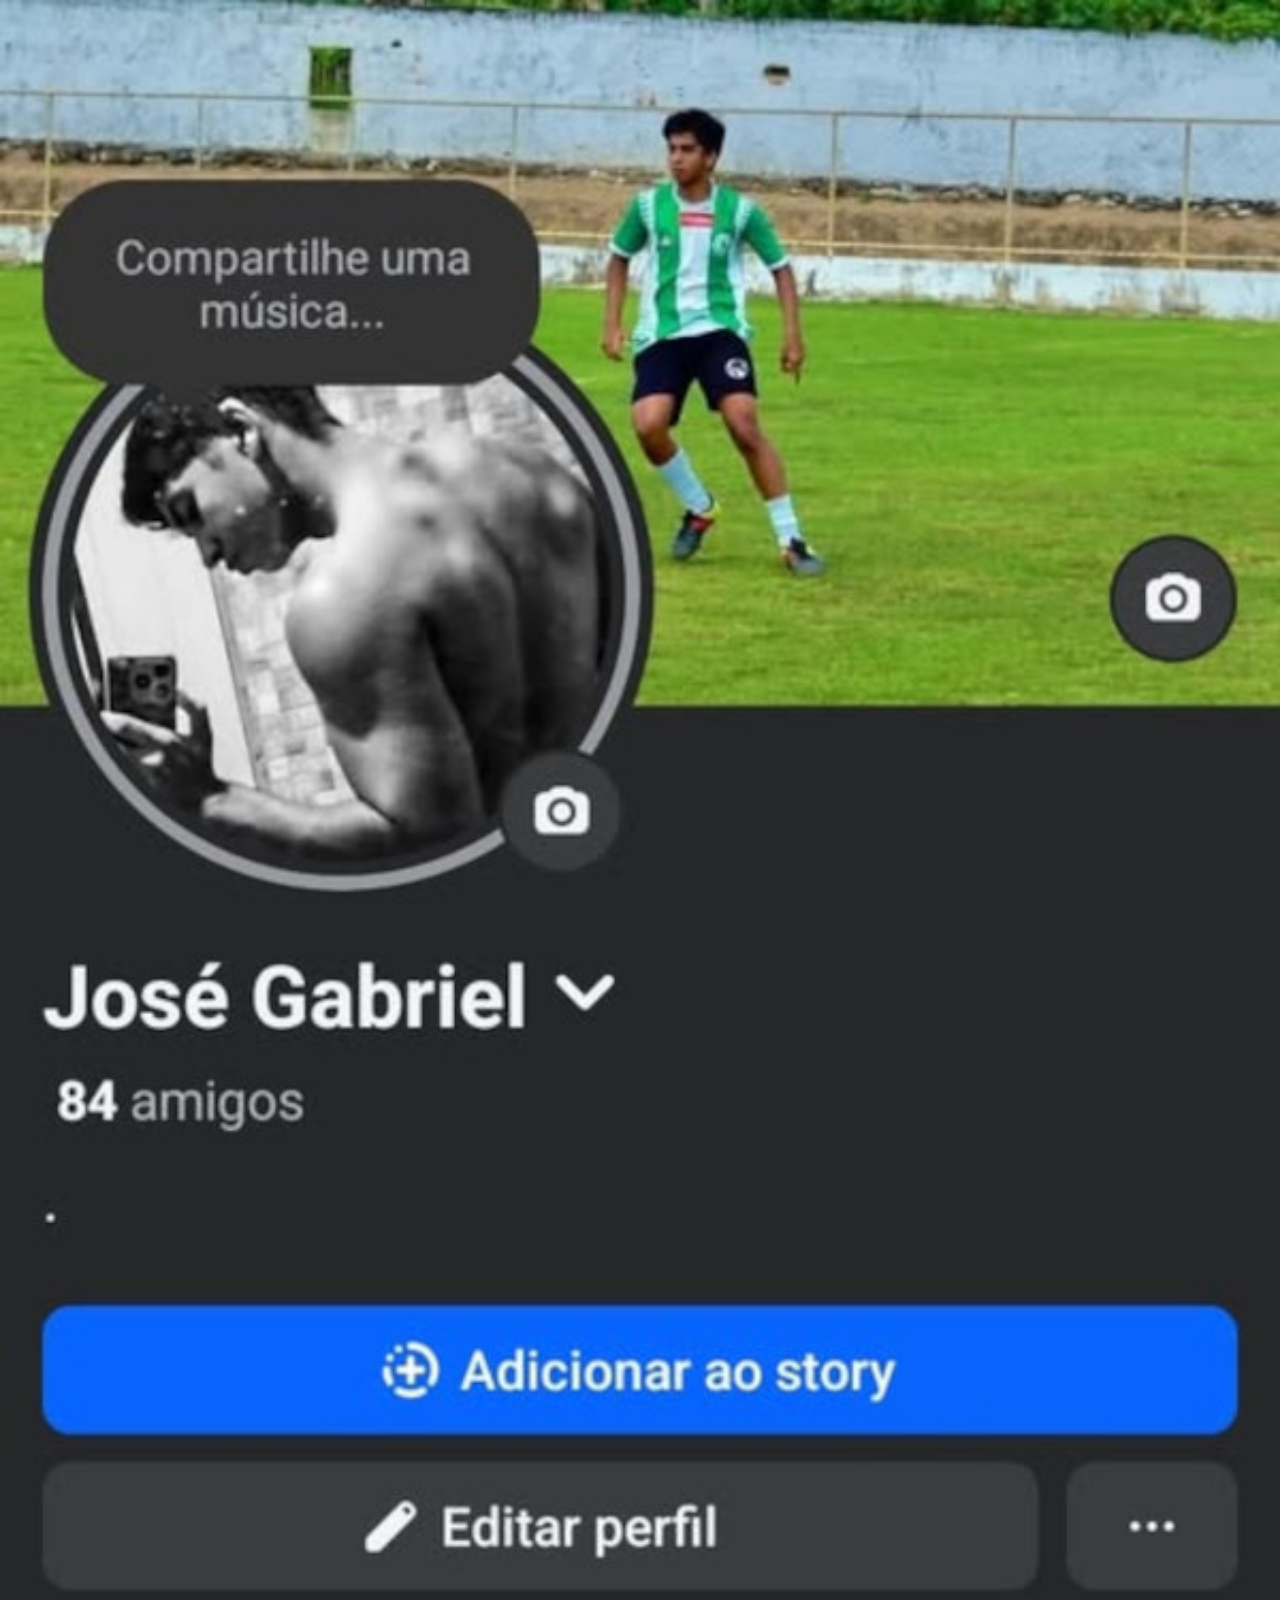
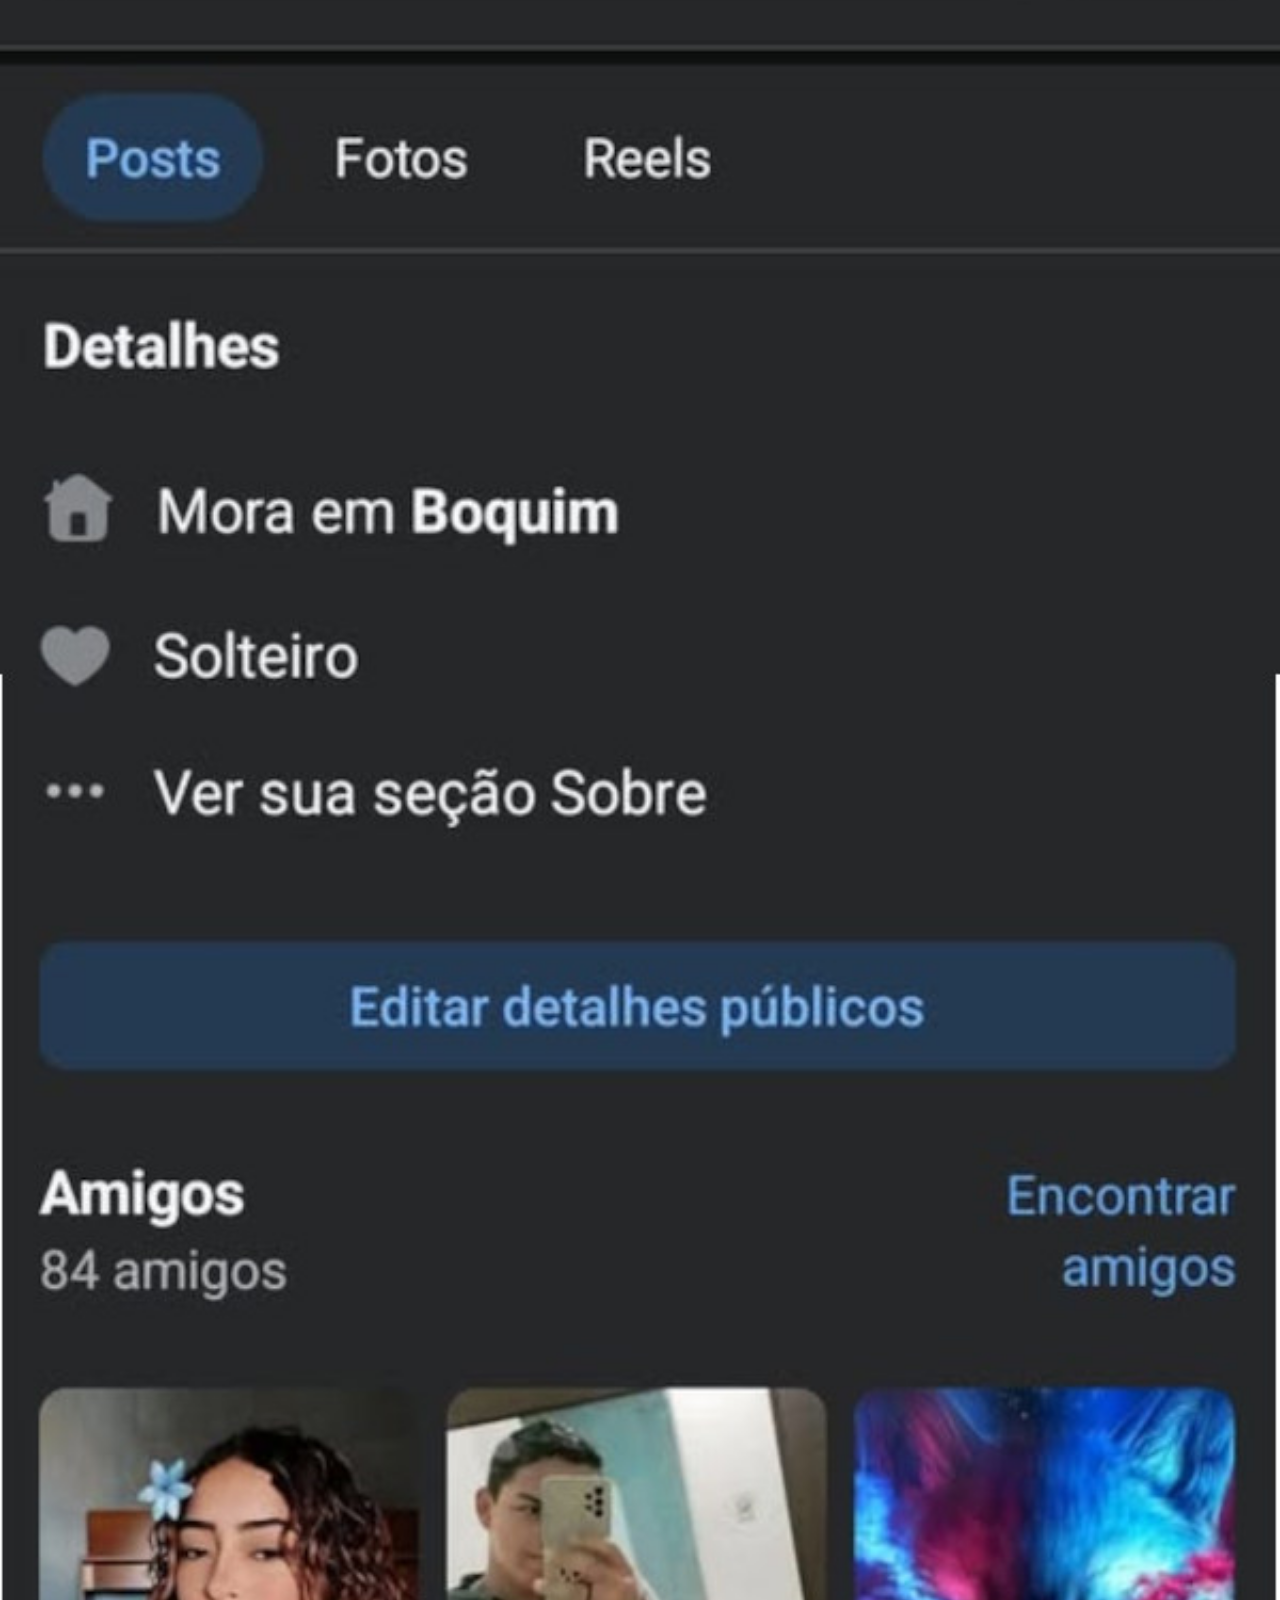
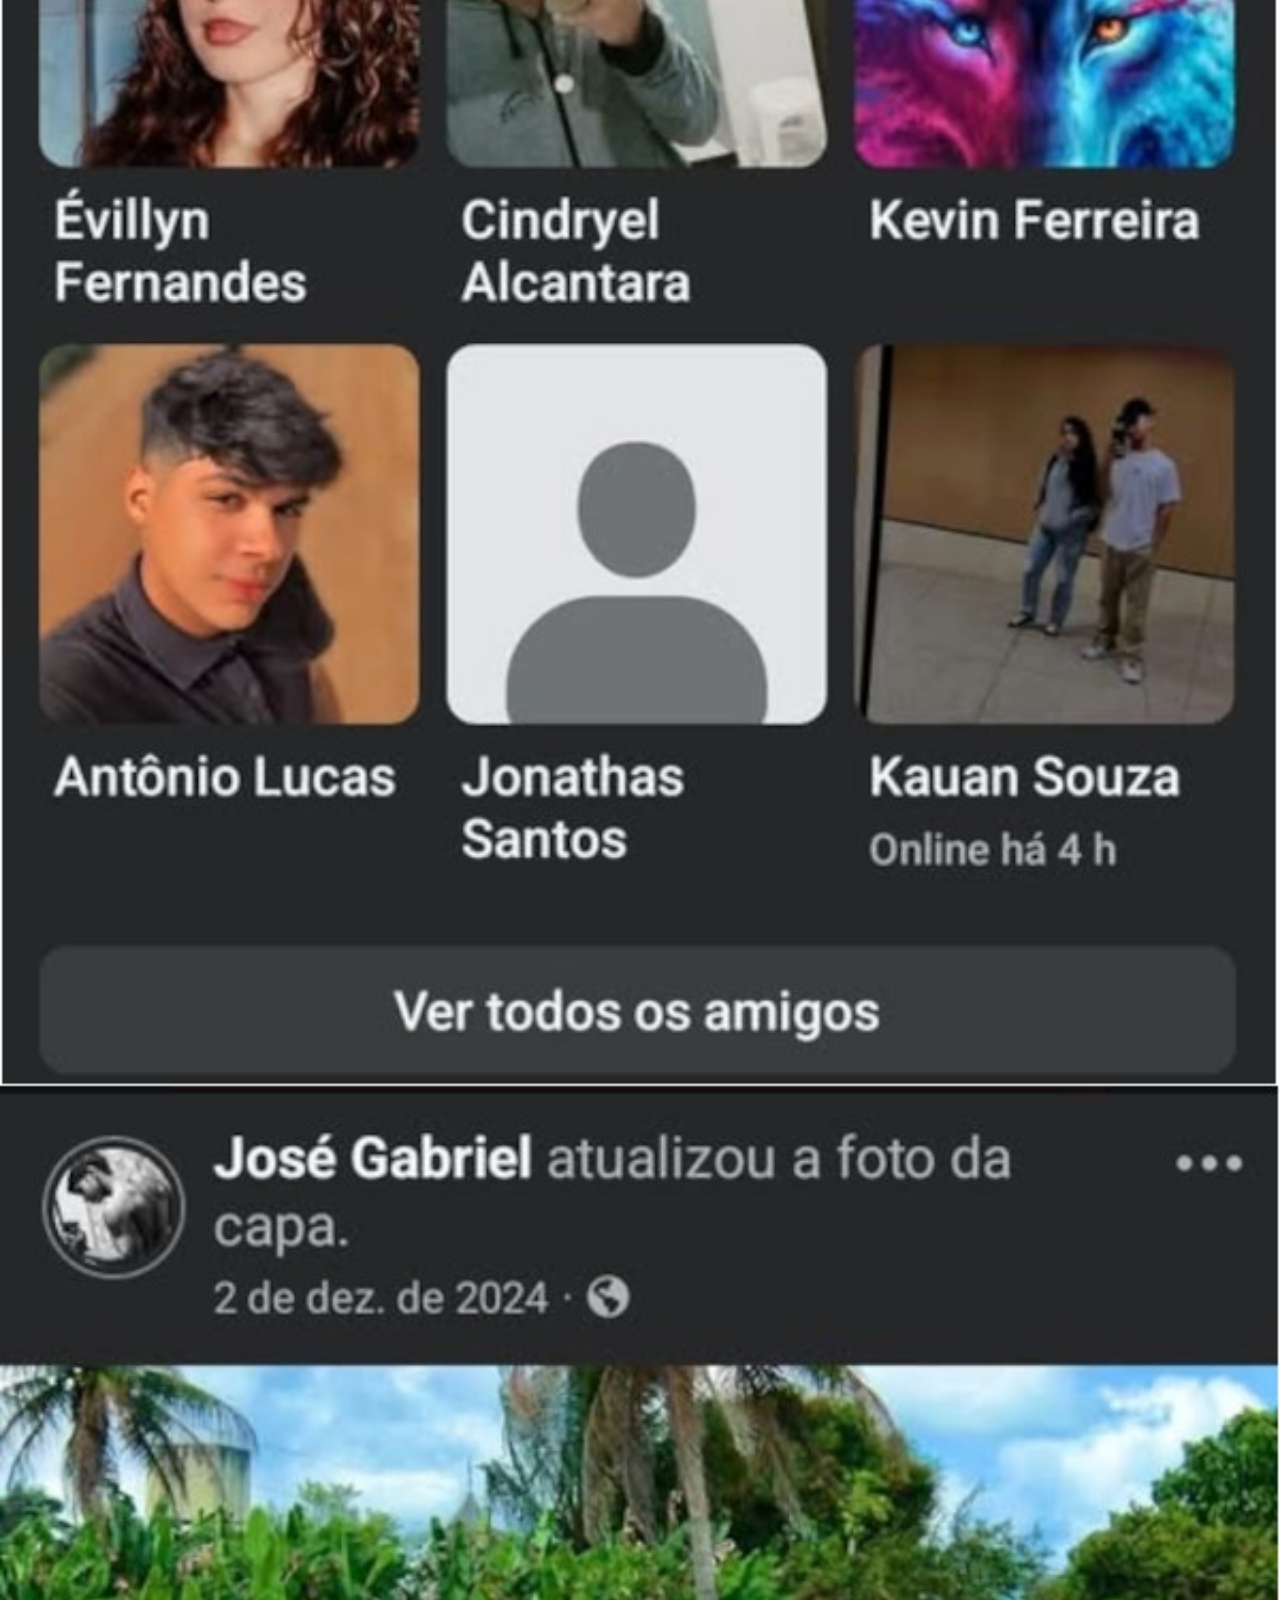
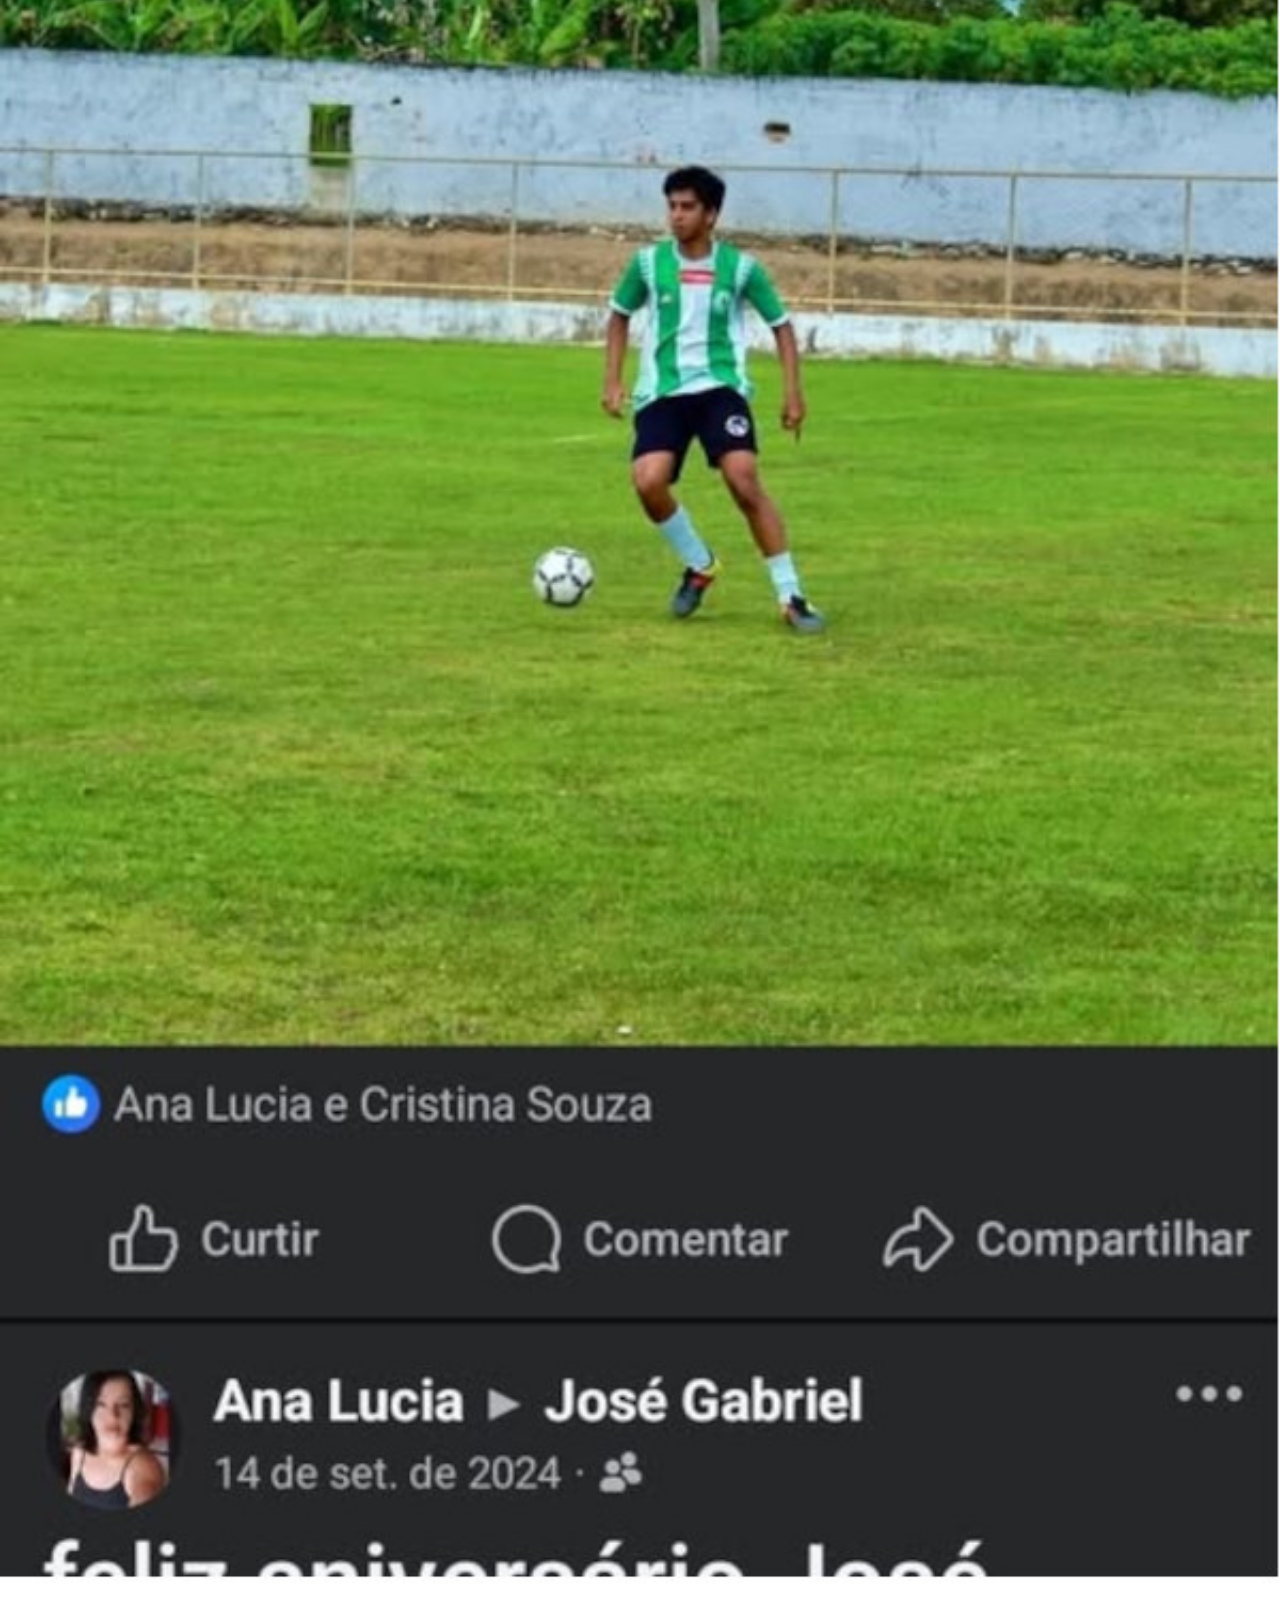
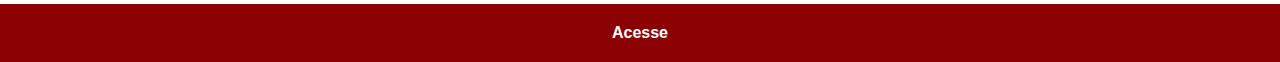
<file: fecebook.html>
<!DOCTYPE html>
<html lang="pt-BR">

<head>
    <meta charset="UTF-8">
    <meta name="viewport" content="width=device-width, initial-scale=1.0">
    <title>Facebook</title>
    <link rel="stylesheet" href="estilos/social.css">
</head>

<body>
    <img src="imagens/tela-fece.jpg" alt="">
    <a href="https://www.facebook.com/gabriel.souzadeln/" target="_blank">Acesse</a>
</body>

</html>
</file>
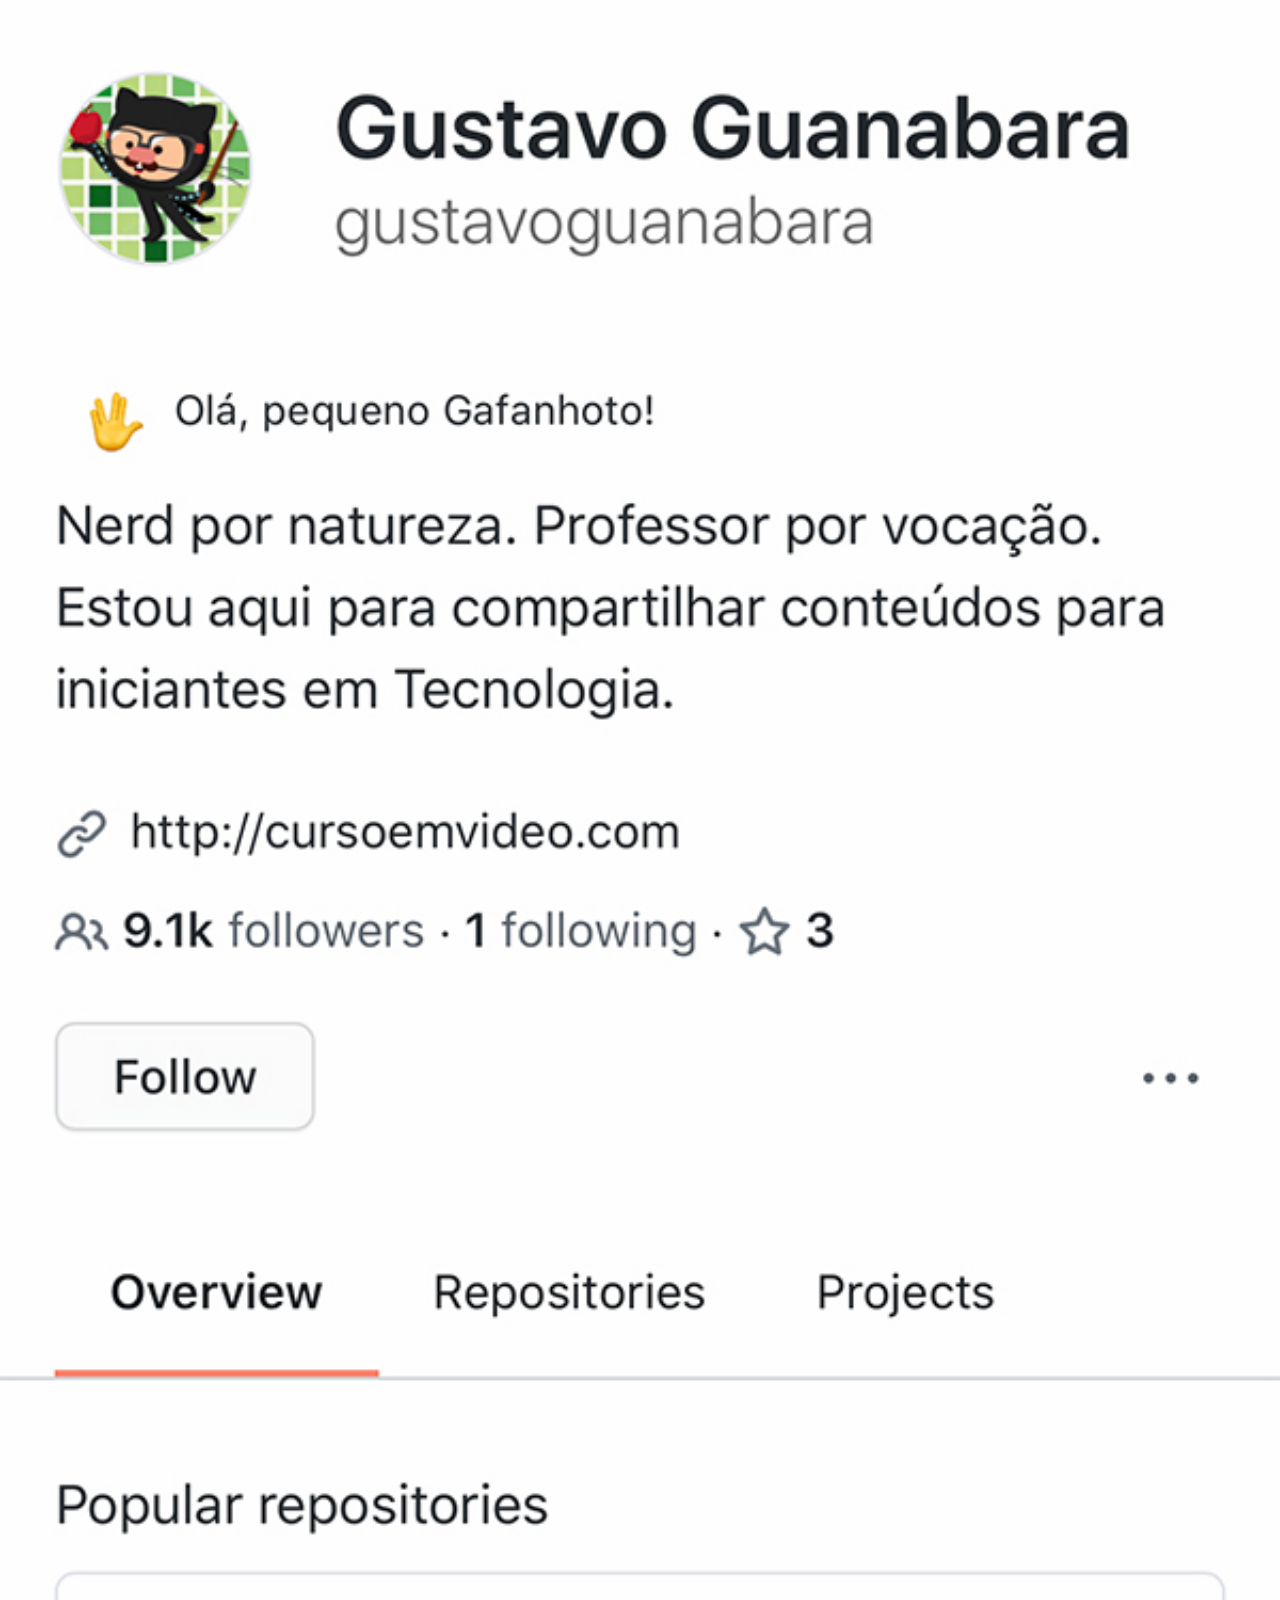
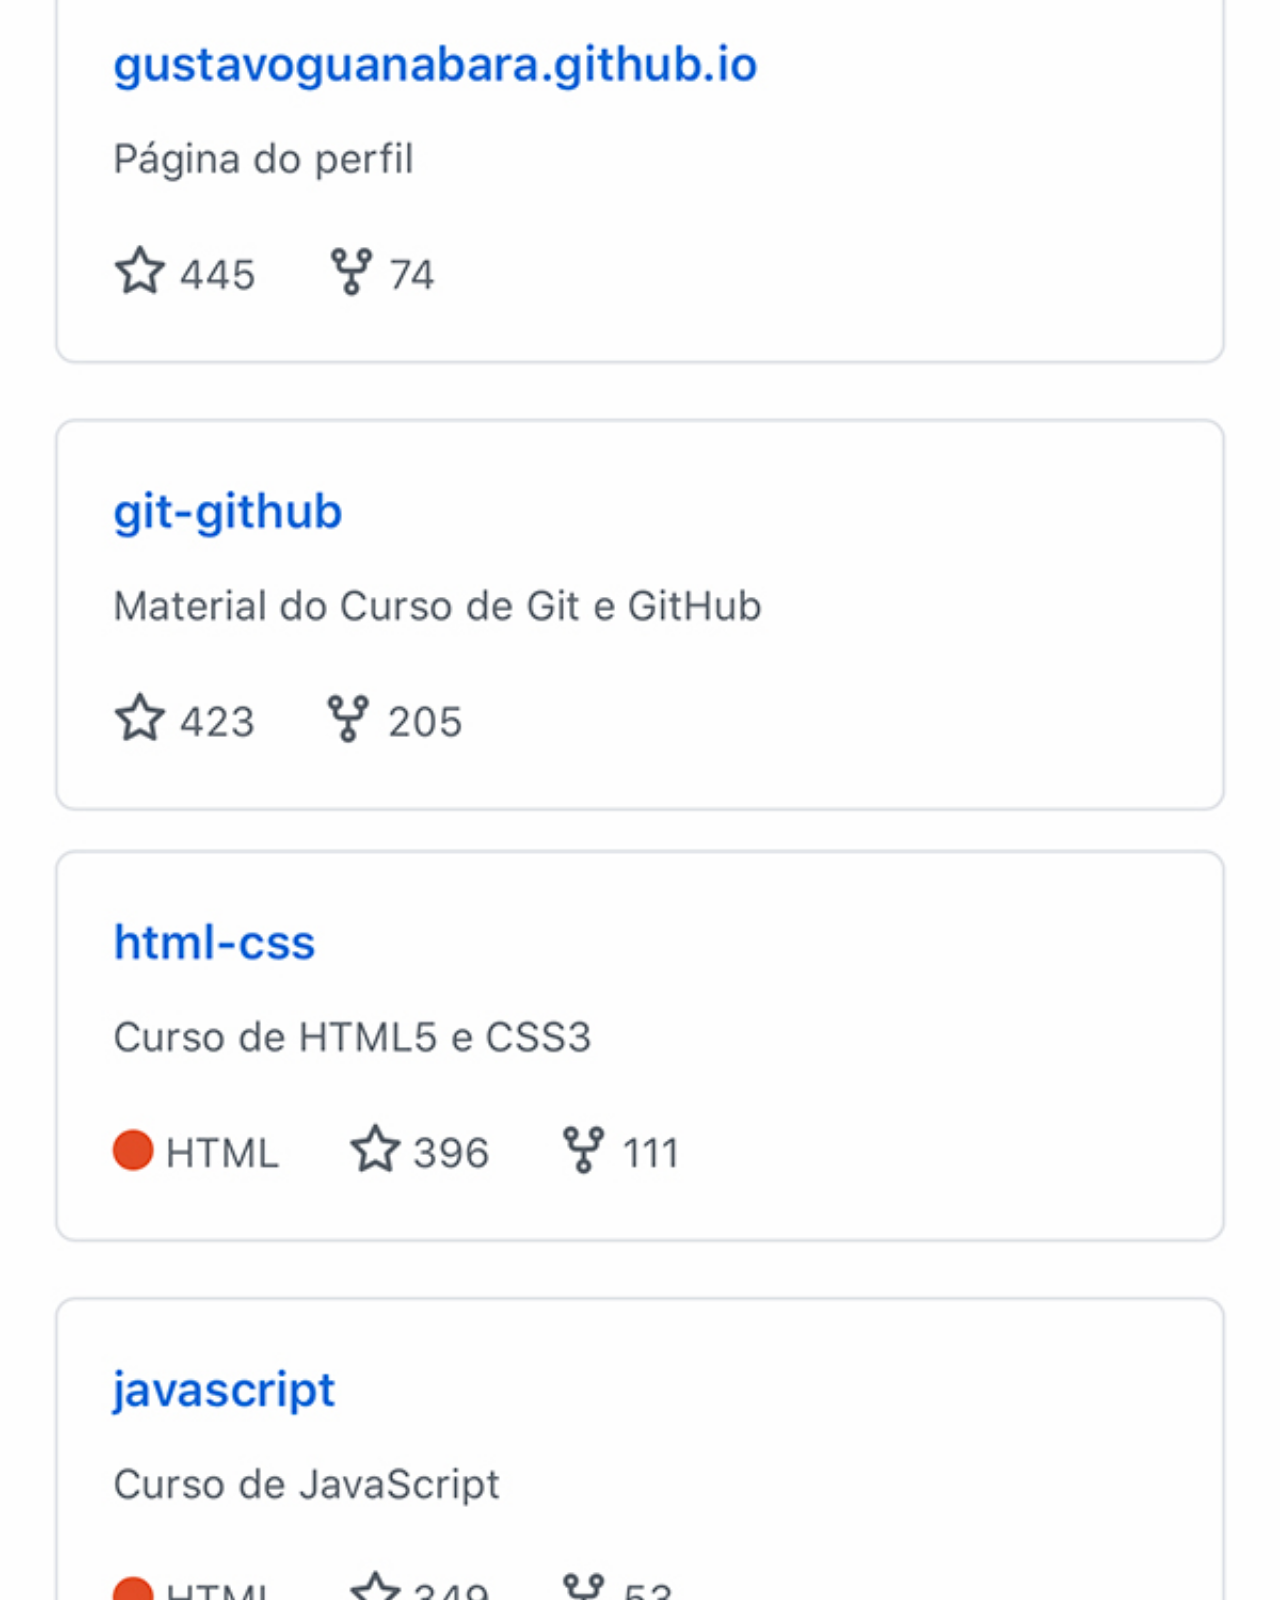
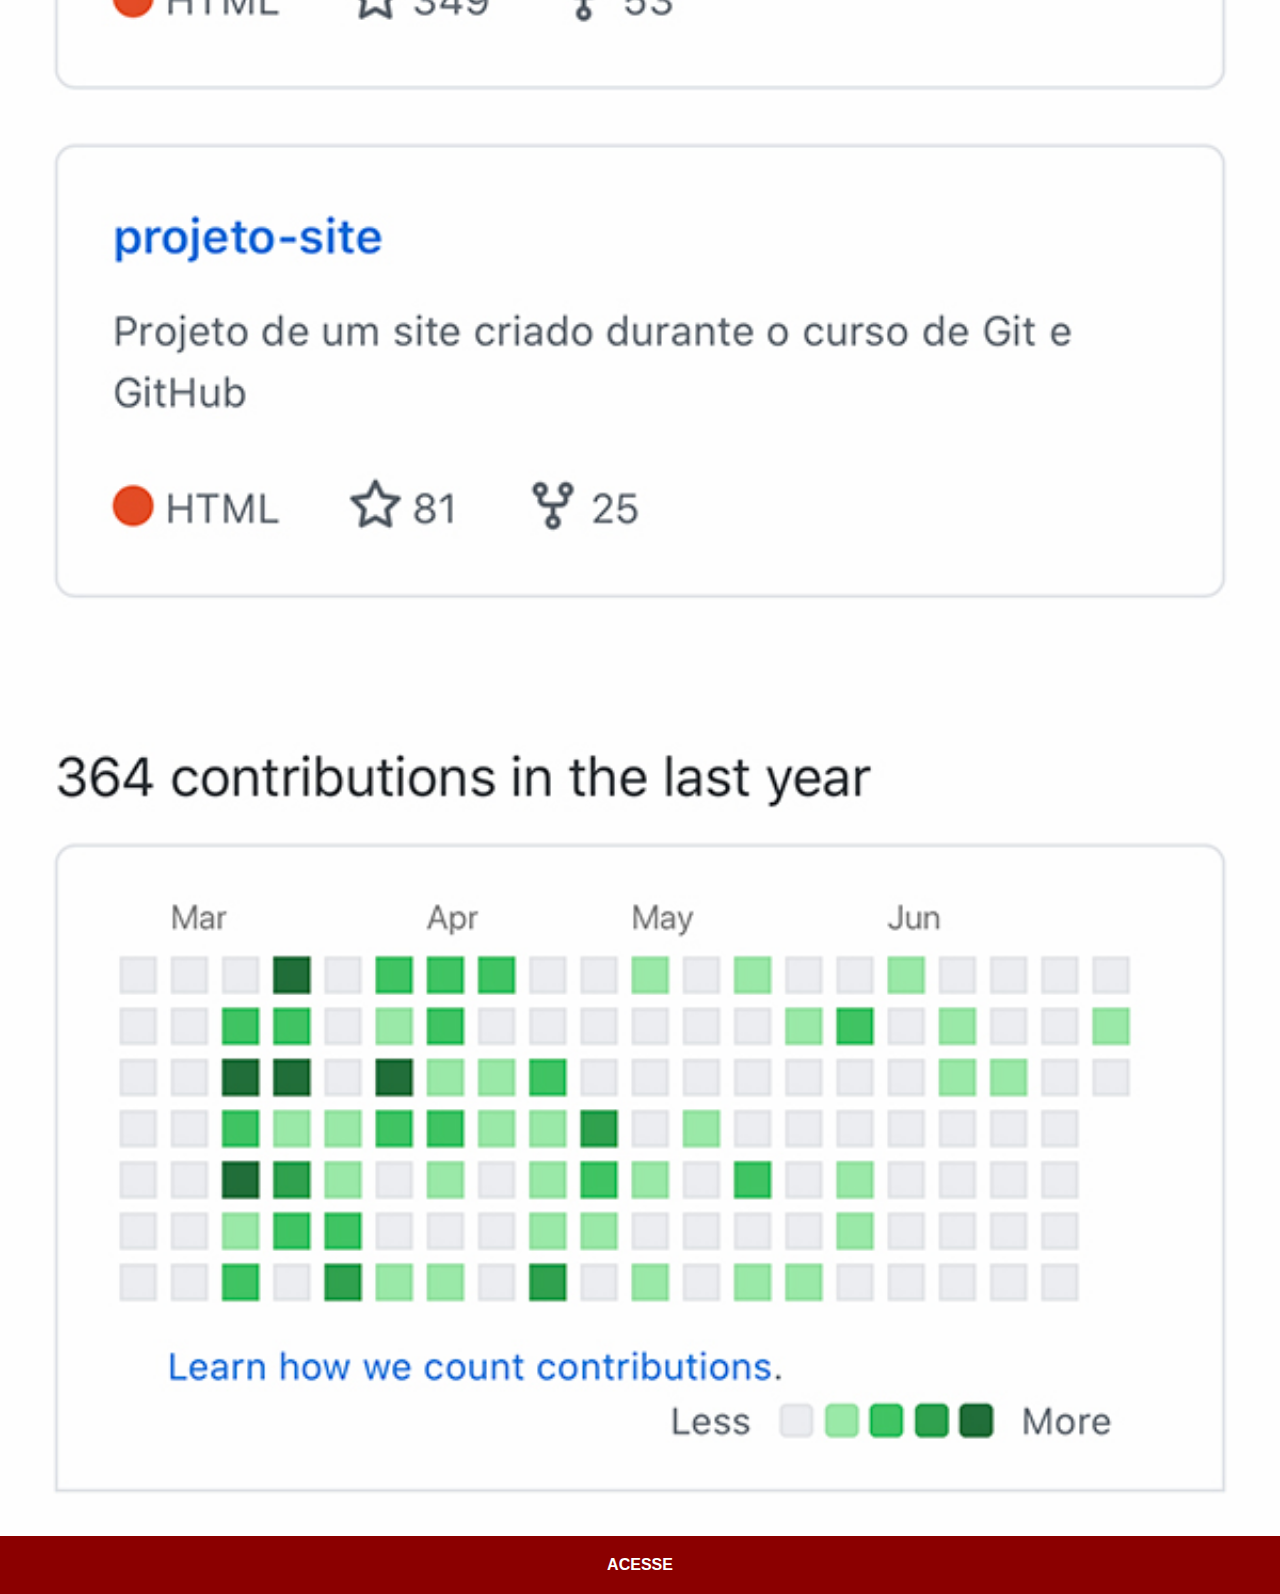
<file: github.html>
<!DOCTYPE html>
<html lang="pt-BR">
<head>
    <meta charset="UTF-8">
    <meta name="viewport" content="width=device-width, initial-scale=1.0">
    <title>GitHub</title>
    <link rel="stylesheet" href="estilos/social.css">
</head>
<body>
    <img src="imagens/tela-github.jpg" alt="github">
    <a href="https://github.com/JGabriel1250" target="_blank">ACESSE</a>
</body>
</html>
</file>
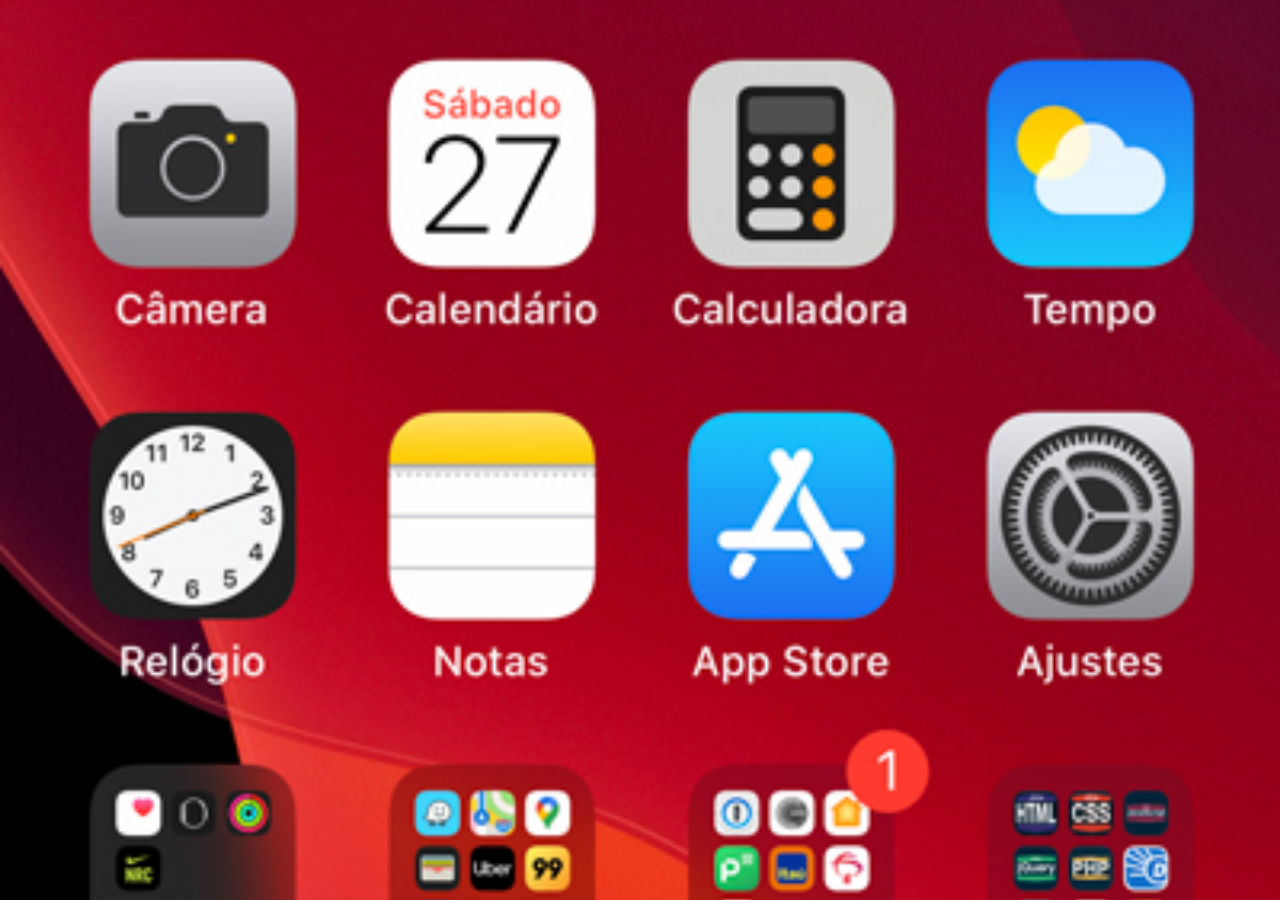
<file: home.html>
<!DOCTYPE html>
<html lang="pt-BR">
<head>
    <meta charset="UTF-8">
    <meta name="viewport" content="width=device-width, initial-scale=1.0">
    <title>Home</title>
    <style>
        html, body {
            margin: 0;
            padding: 0;
            height: 100vh;    /* a viewport do iframe vira 471px */
            width: 100%;      /* nunca use vh na largura */
            overflow: hidden; /* se não quiser rolagem na home */
        }

        body {
            background: black url('imagens/tela-home.jpg') no-repeat top center;
            background-size: cover;
        }


        ::-webkit-scrollbar {
            width: 0px;
            height: 0px;
        }
    </style>
</head>
<body>
    
</body>
</html>
</file>
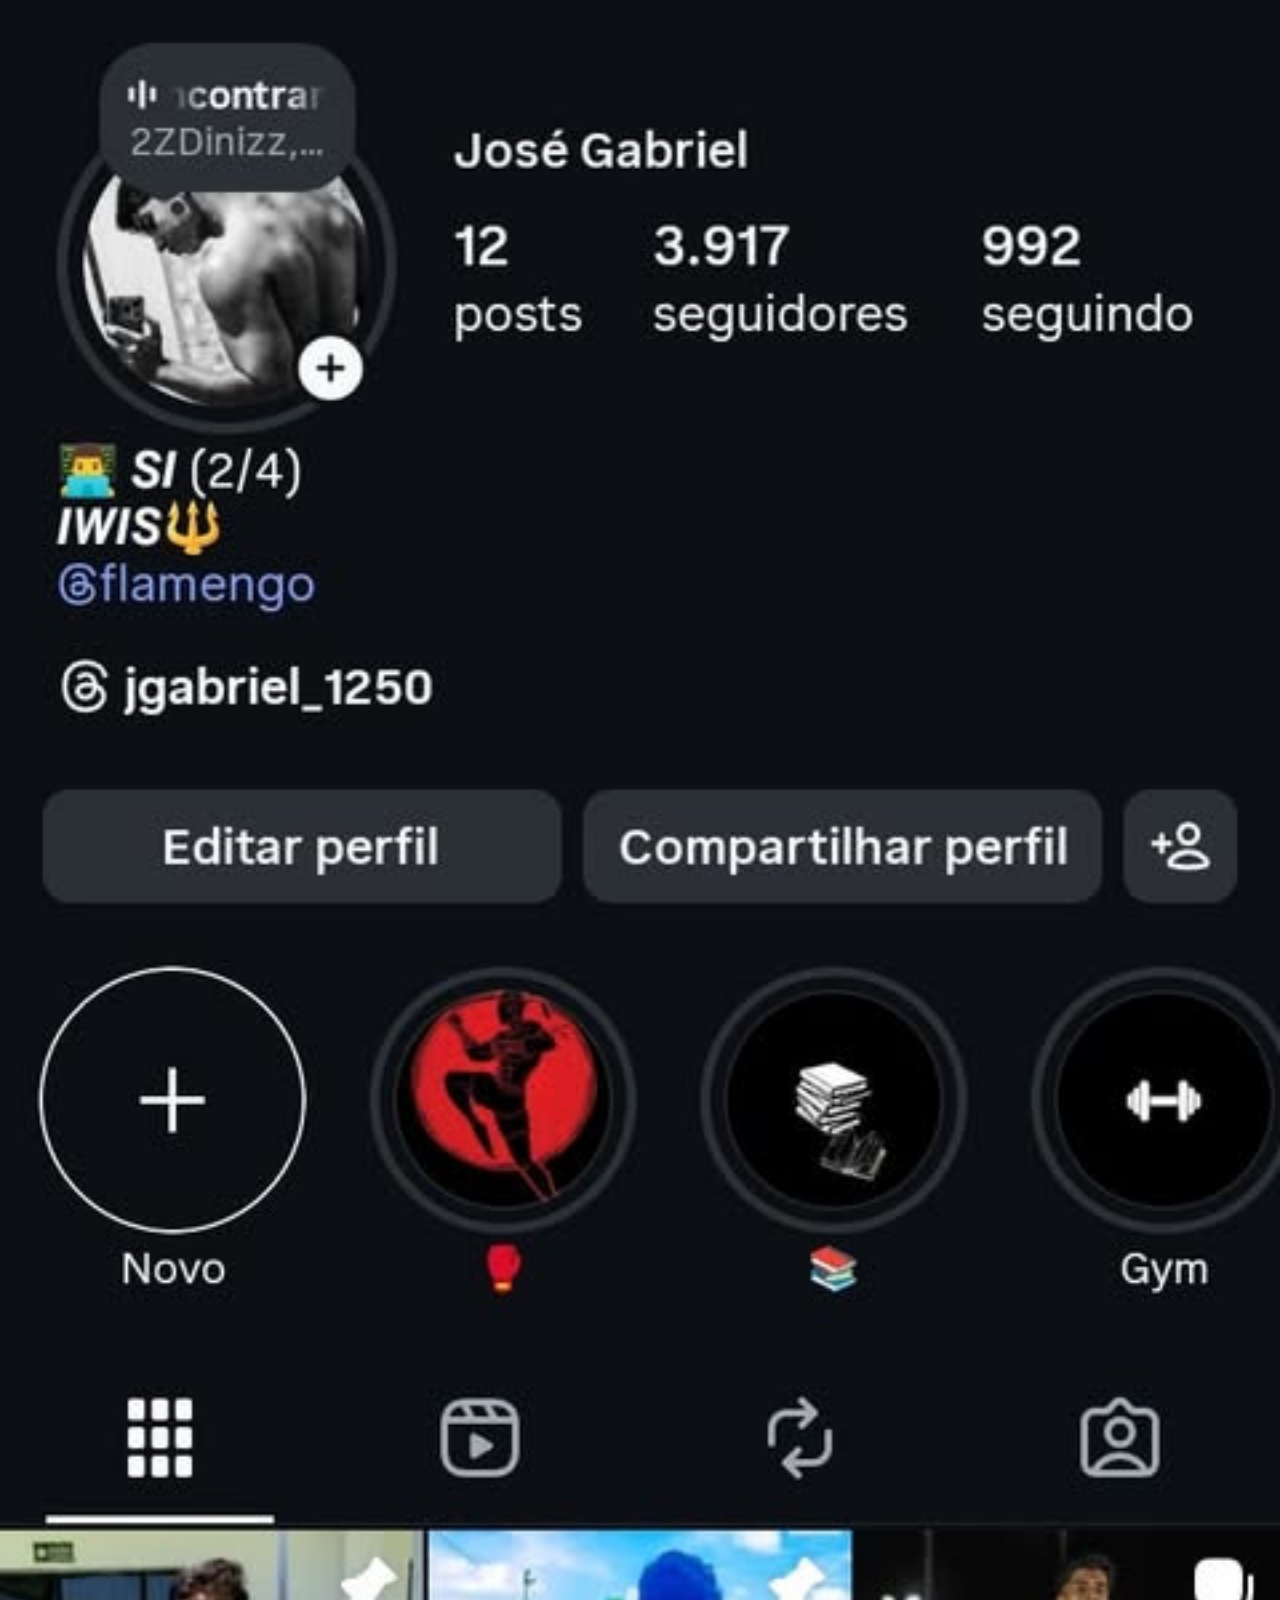
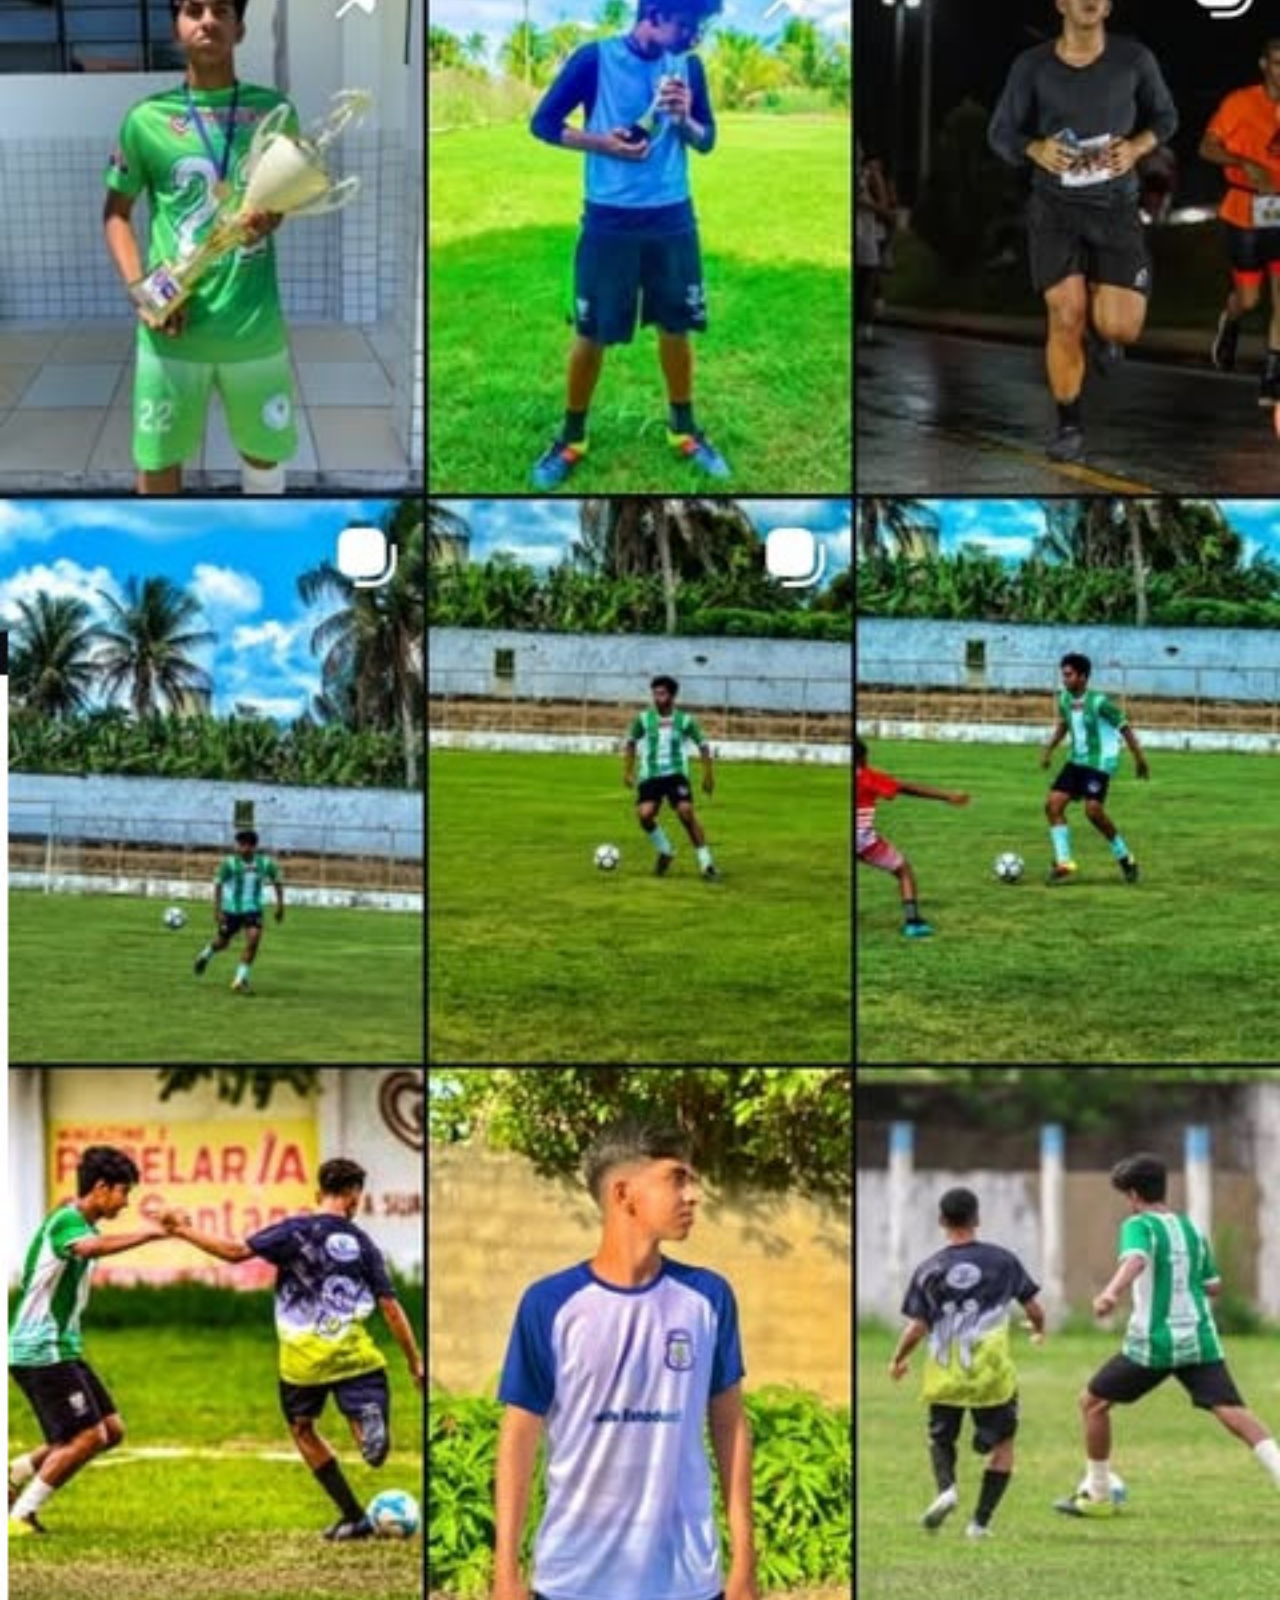
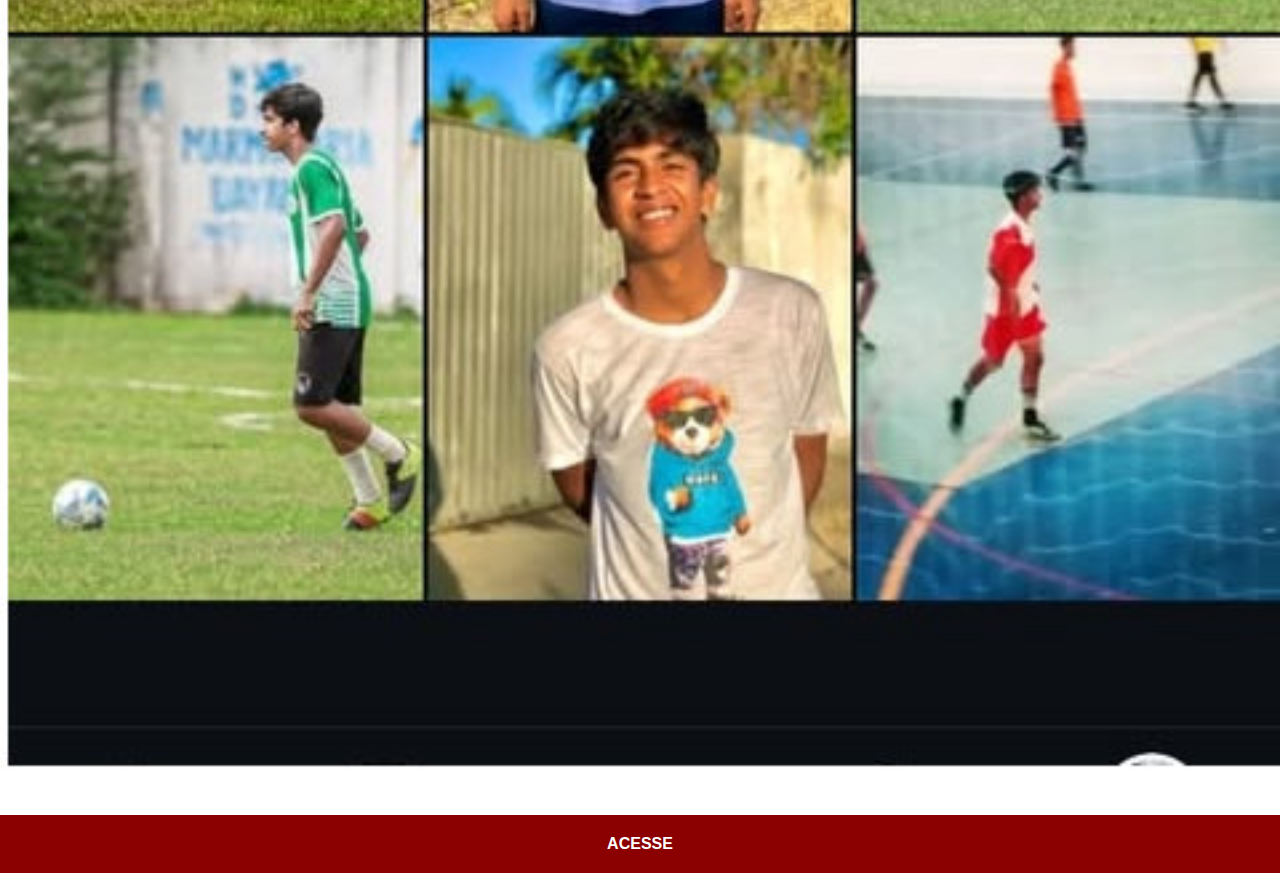
<file: instagram.html>
<!DOCTYPE html>
<html lang="pt-BR">
<head>
    <meta charset="UTF-8">
    <meta name="viewport" content="width=device-width, initial-scale=1.0">
    <title>Instagram</title>
    <link rel="stylesheet" href="estilos/social.css">
</head>
<body>
    <img src="imagens/tela-insta.jpg" alt="instagram">
    <a href="https://www.instagram.com/jgabriel_1250/?next=%2F" target="_blank">ACESSE</a>
</body>
</html>
</file>
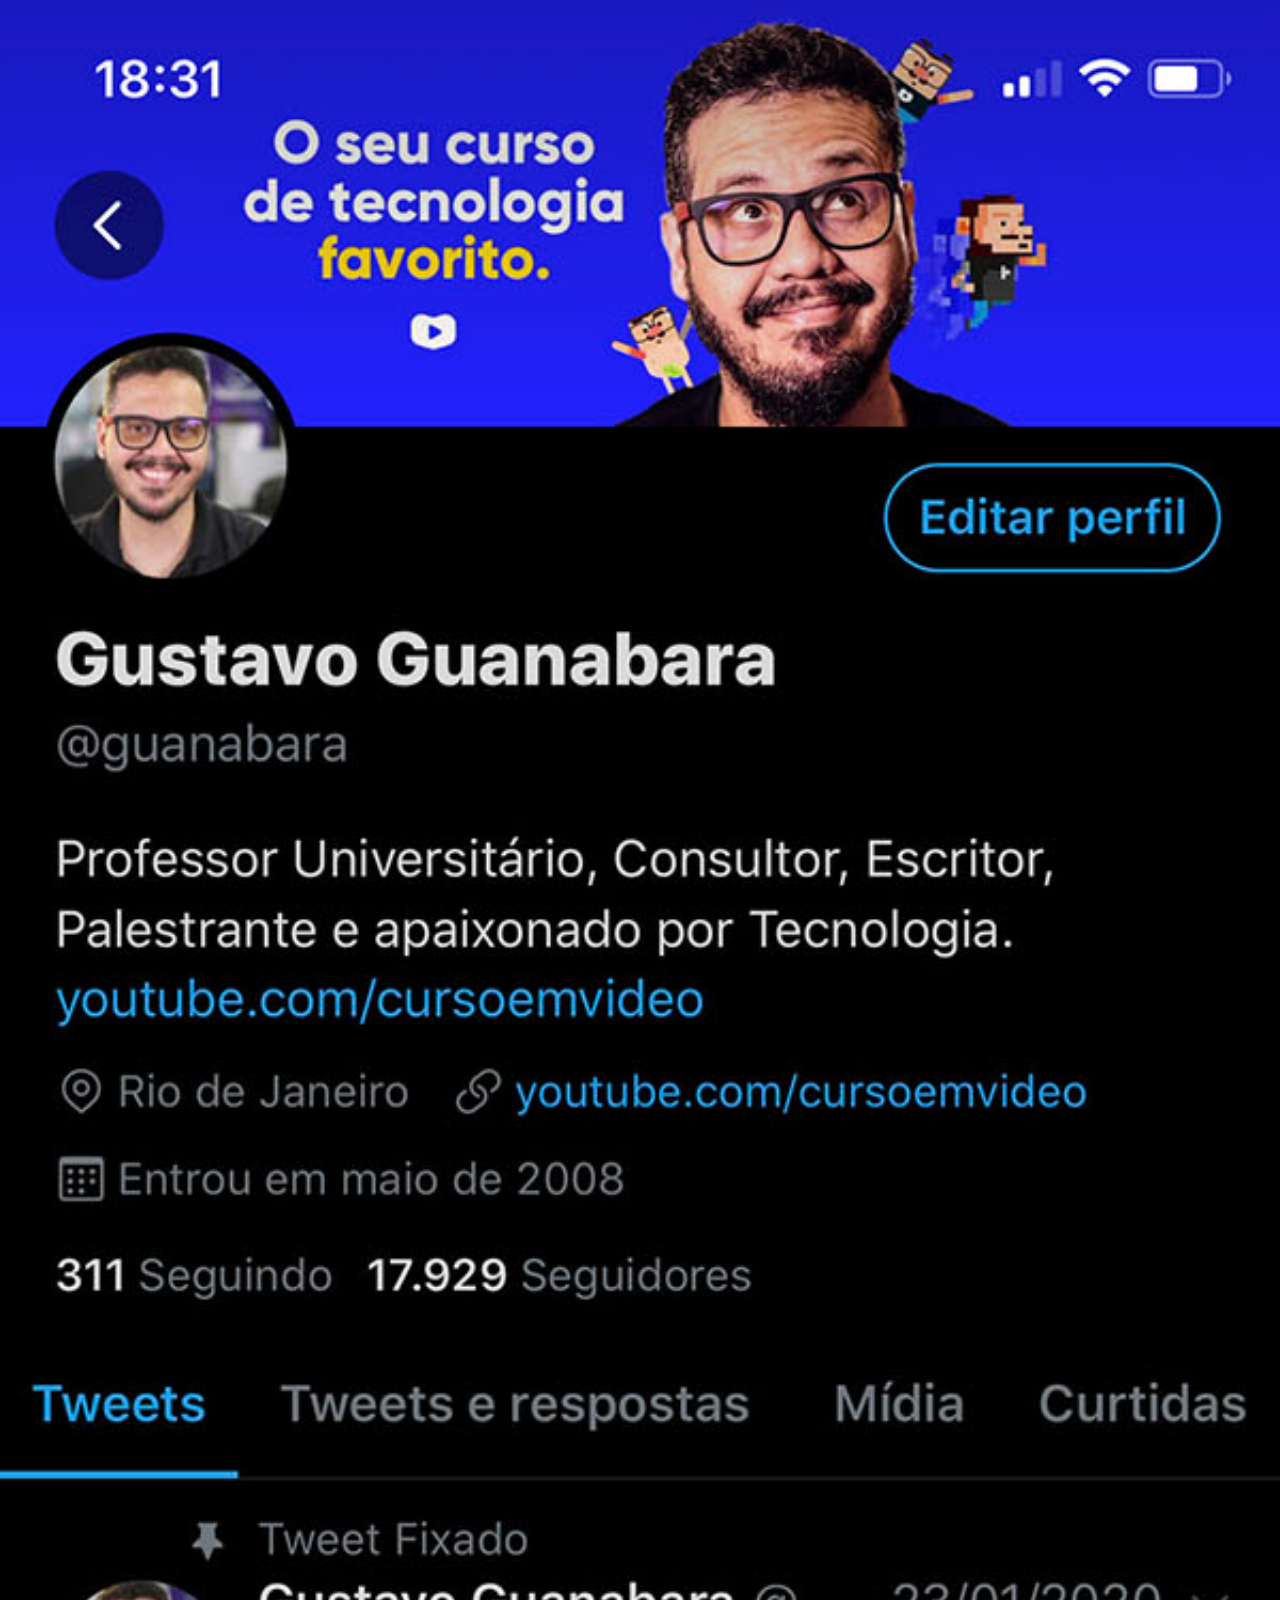
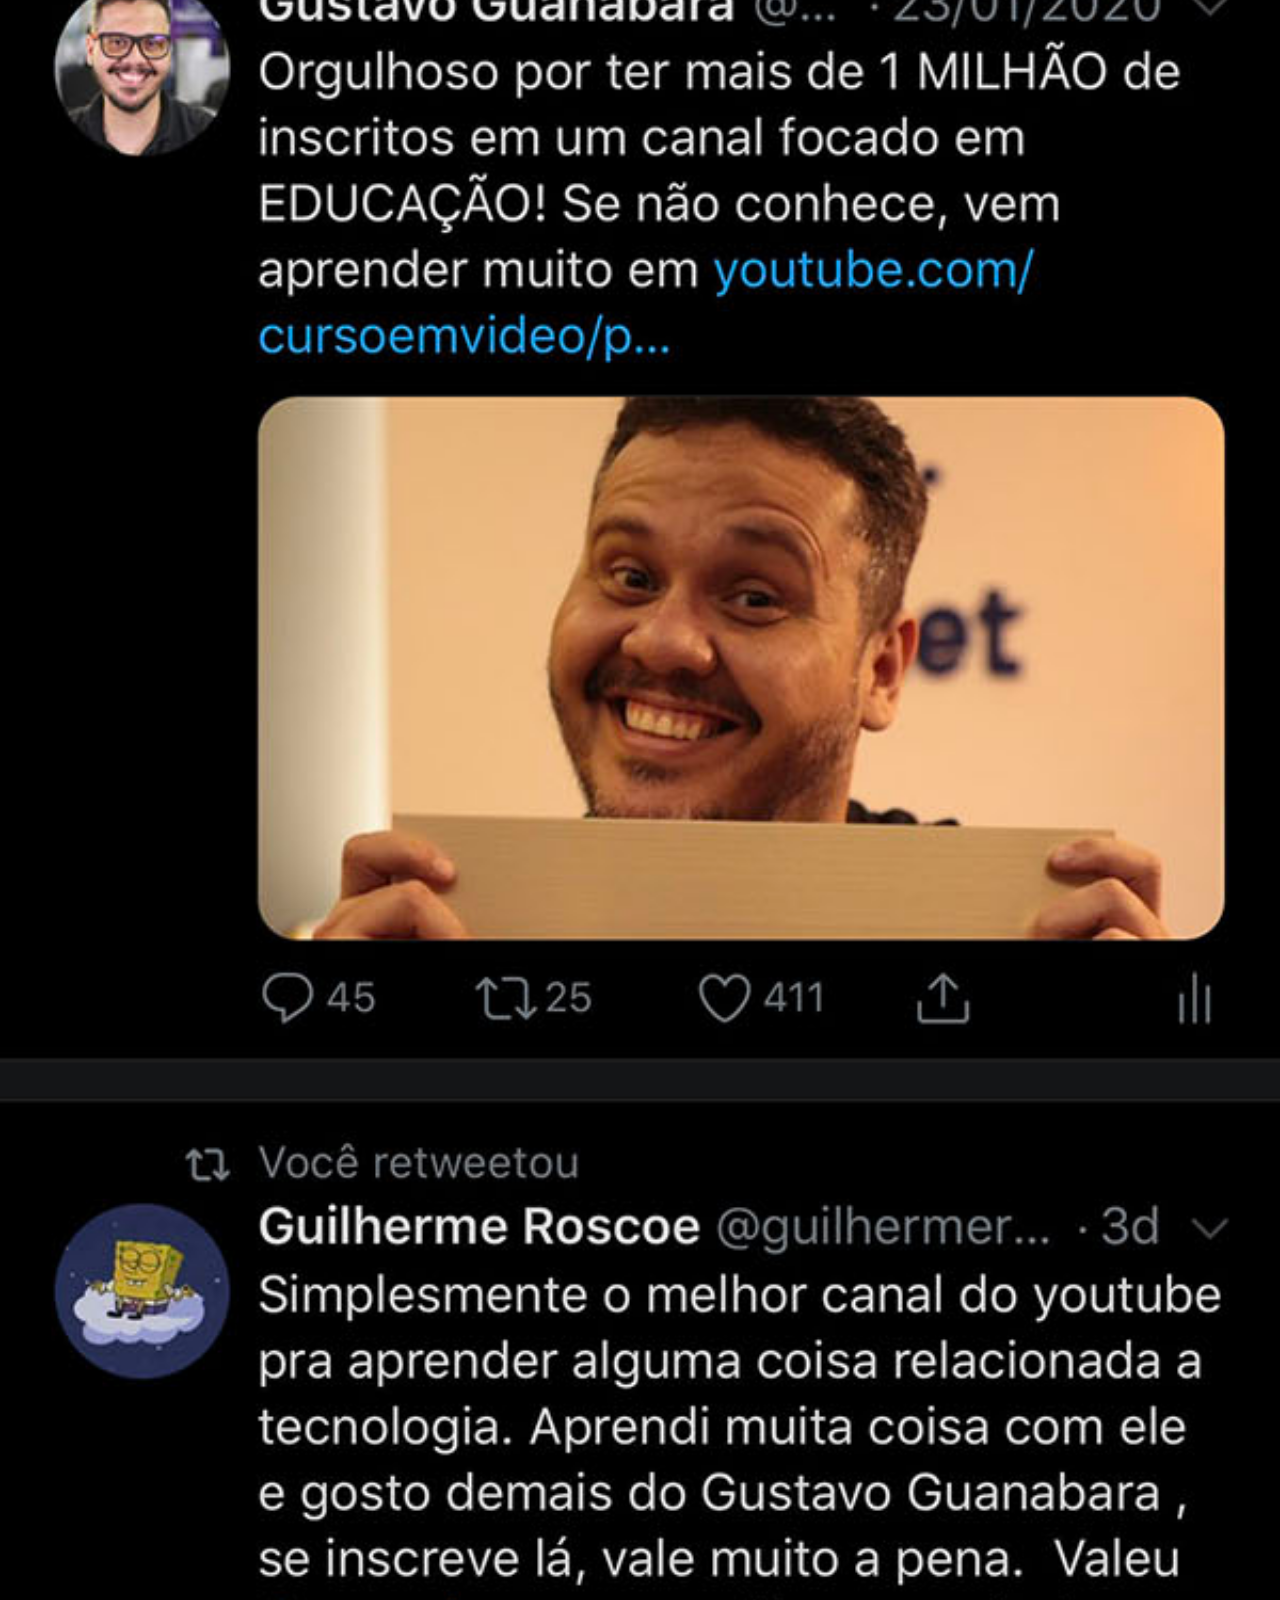
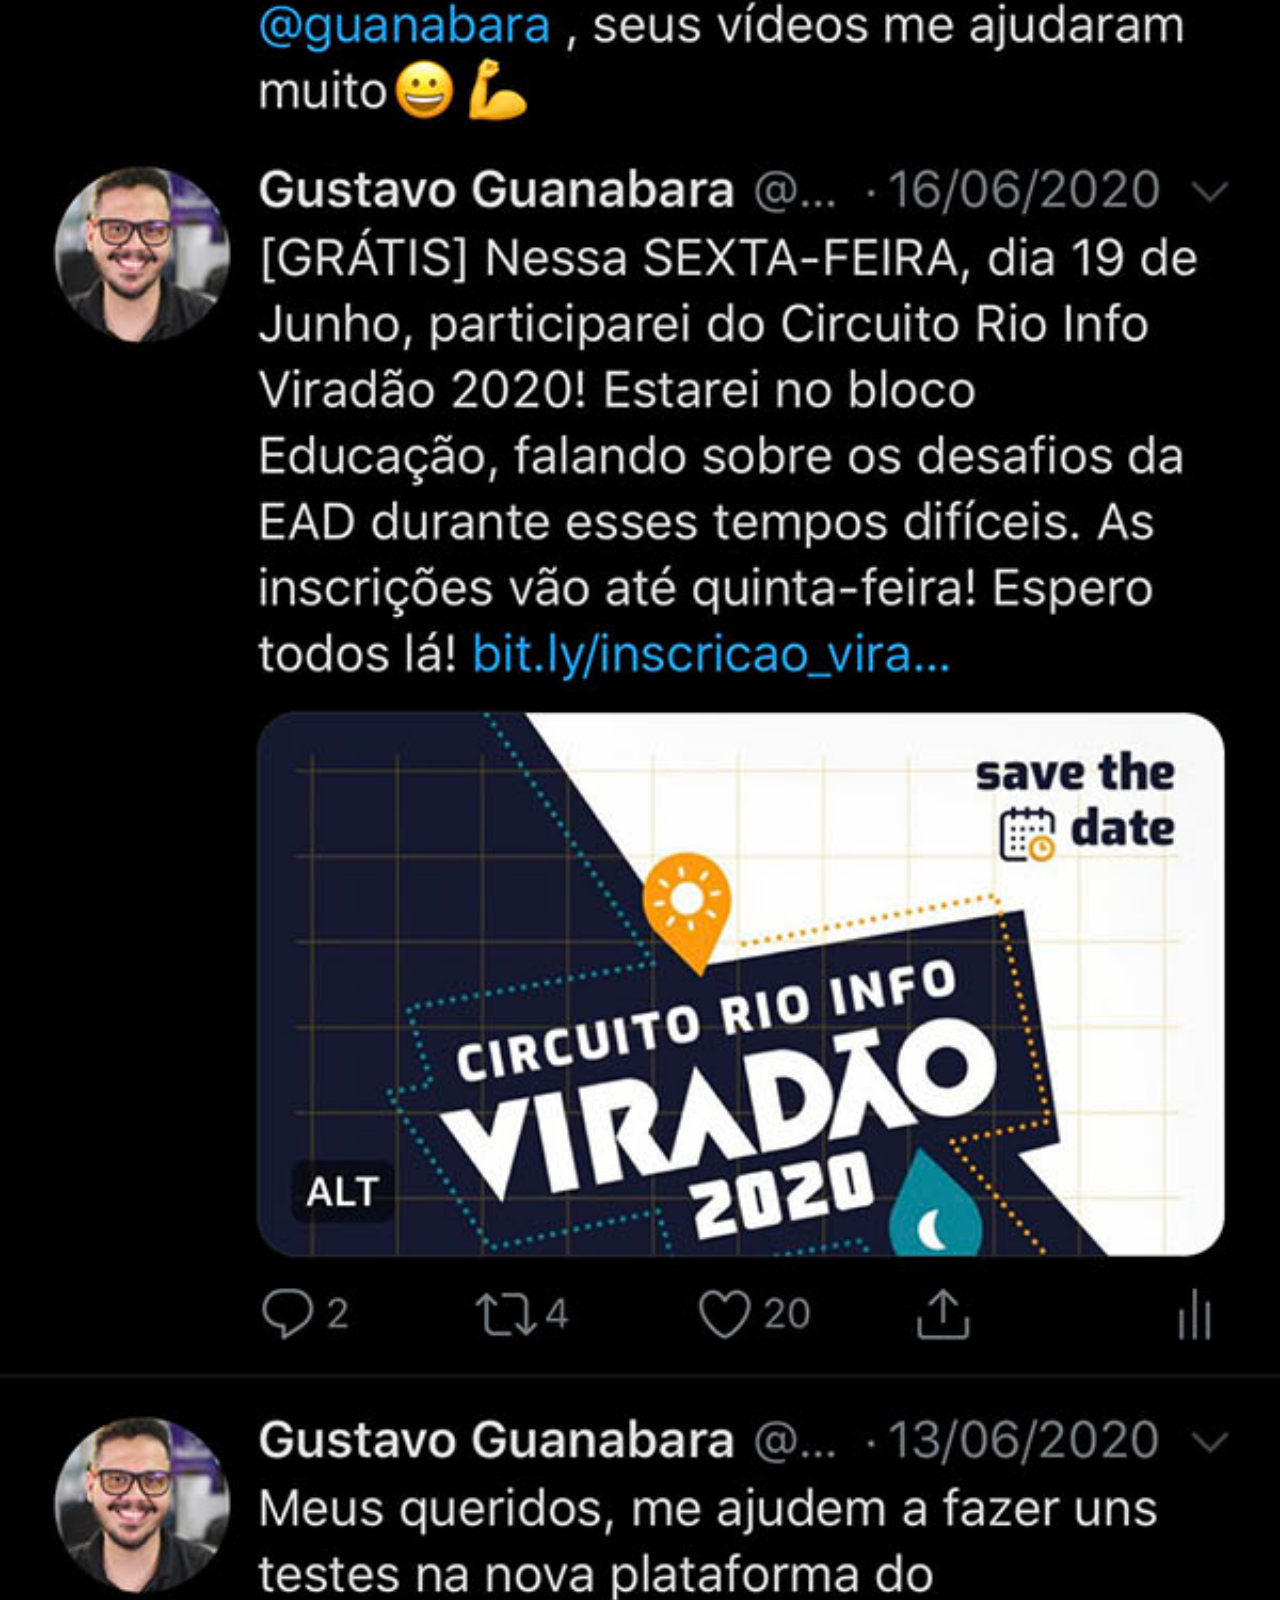
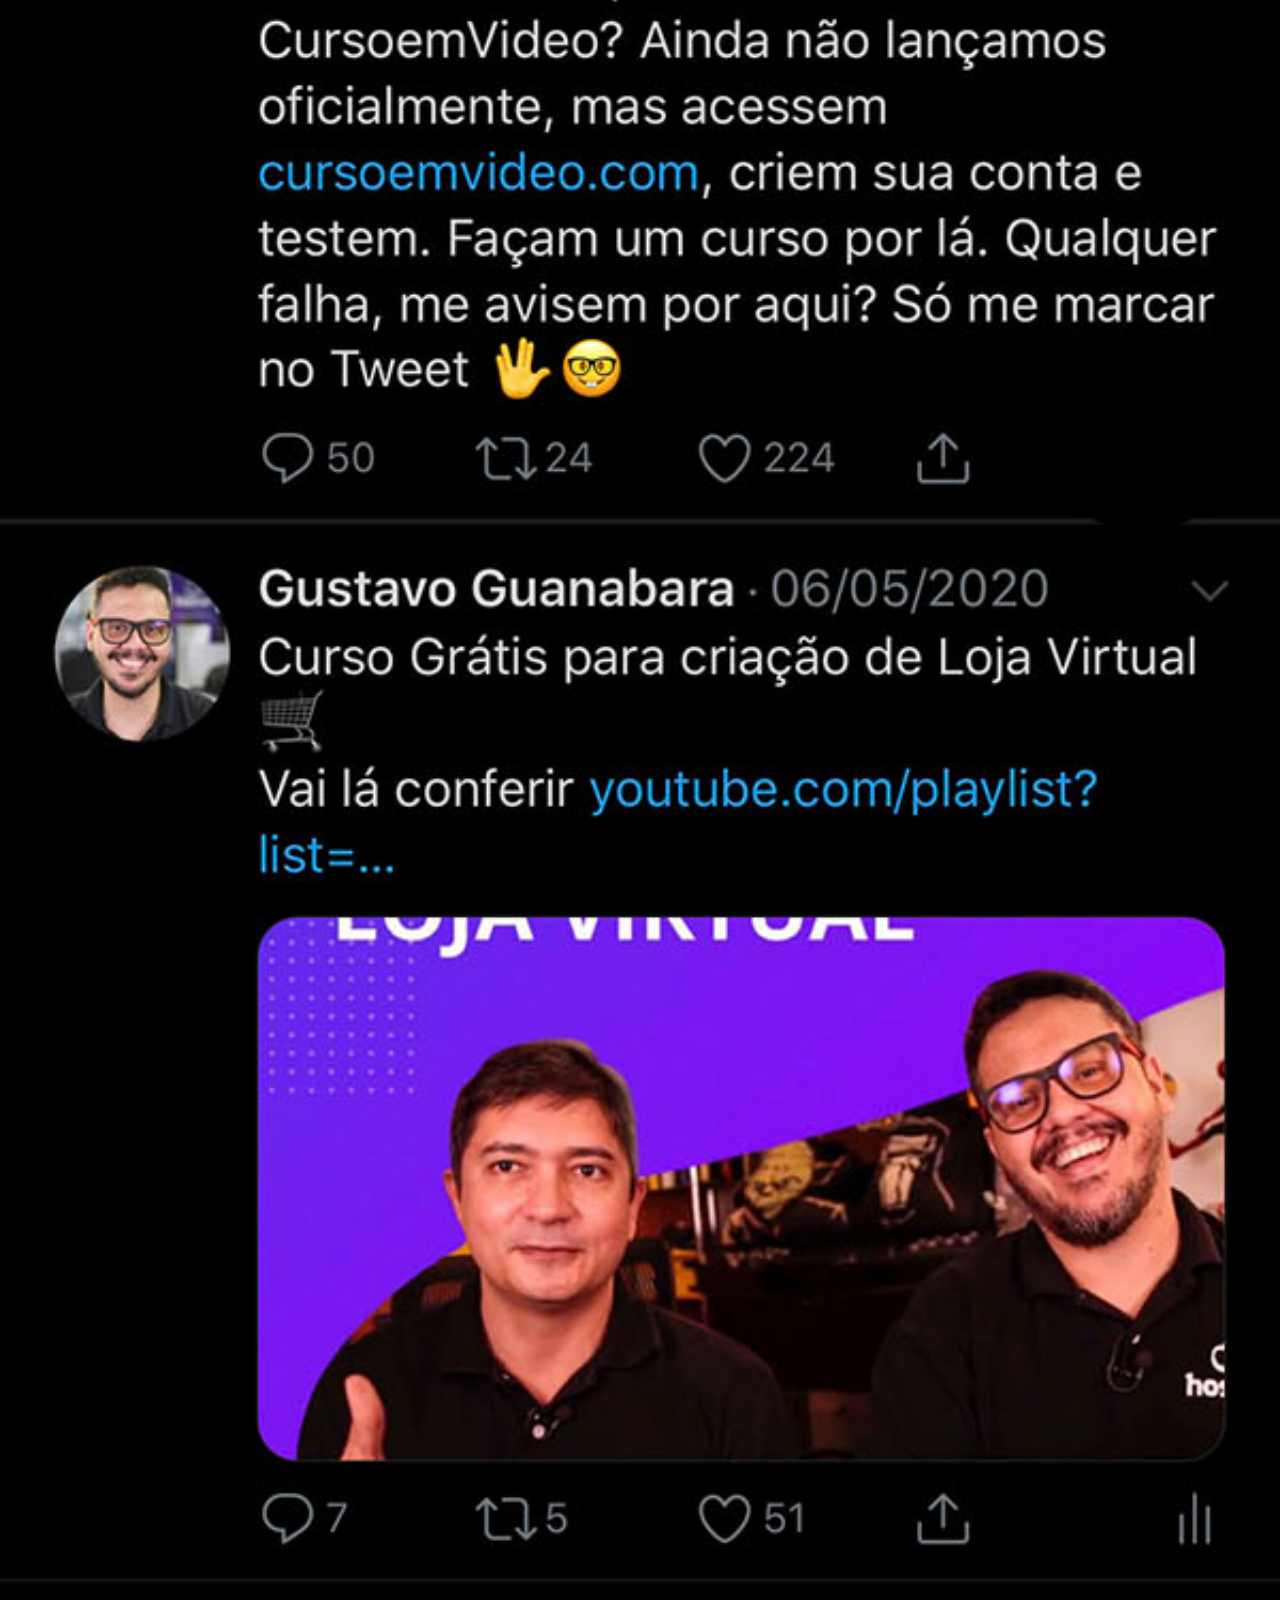
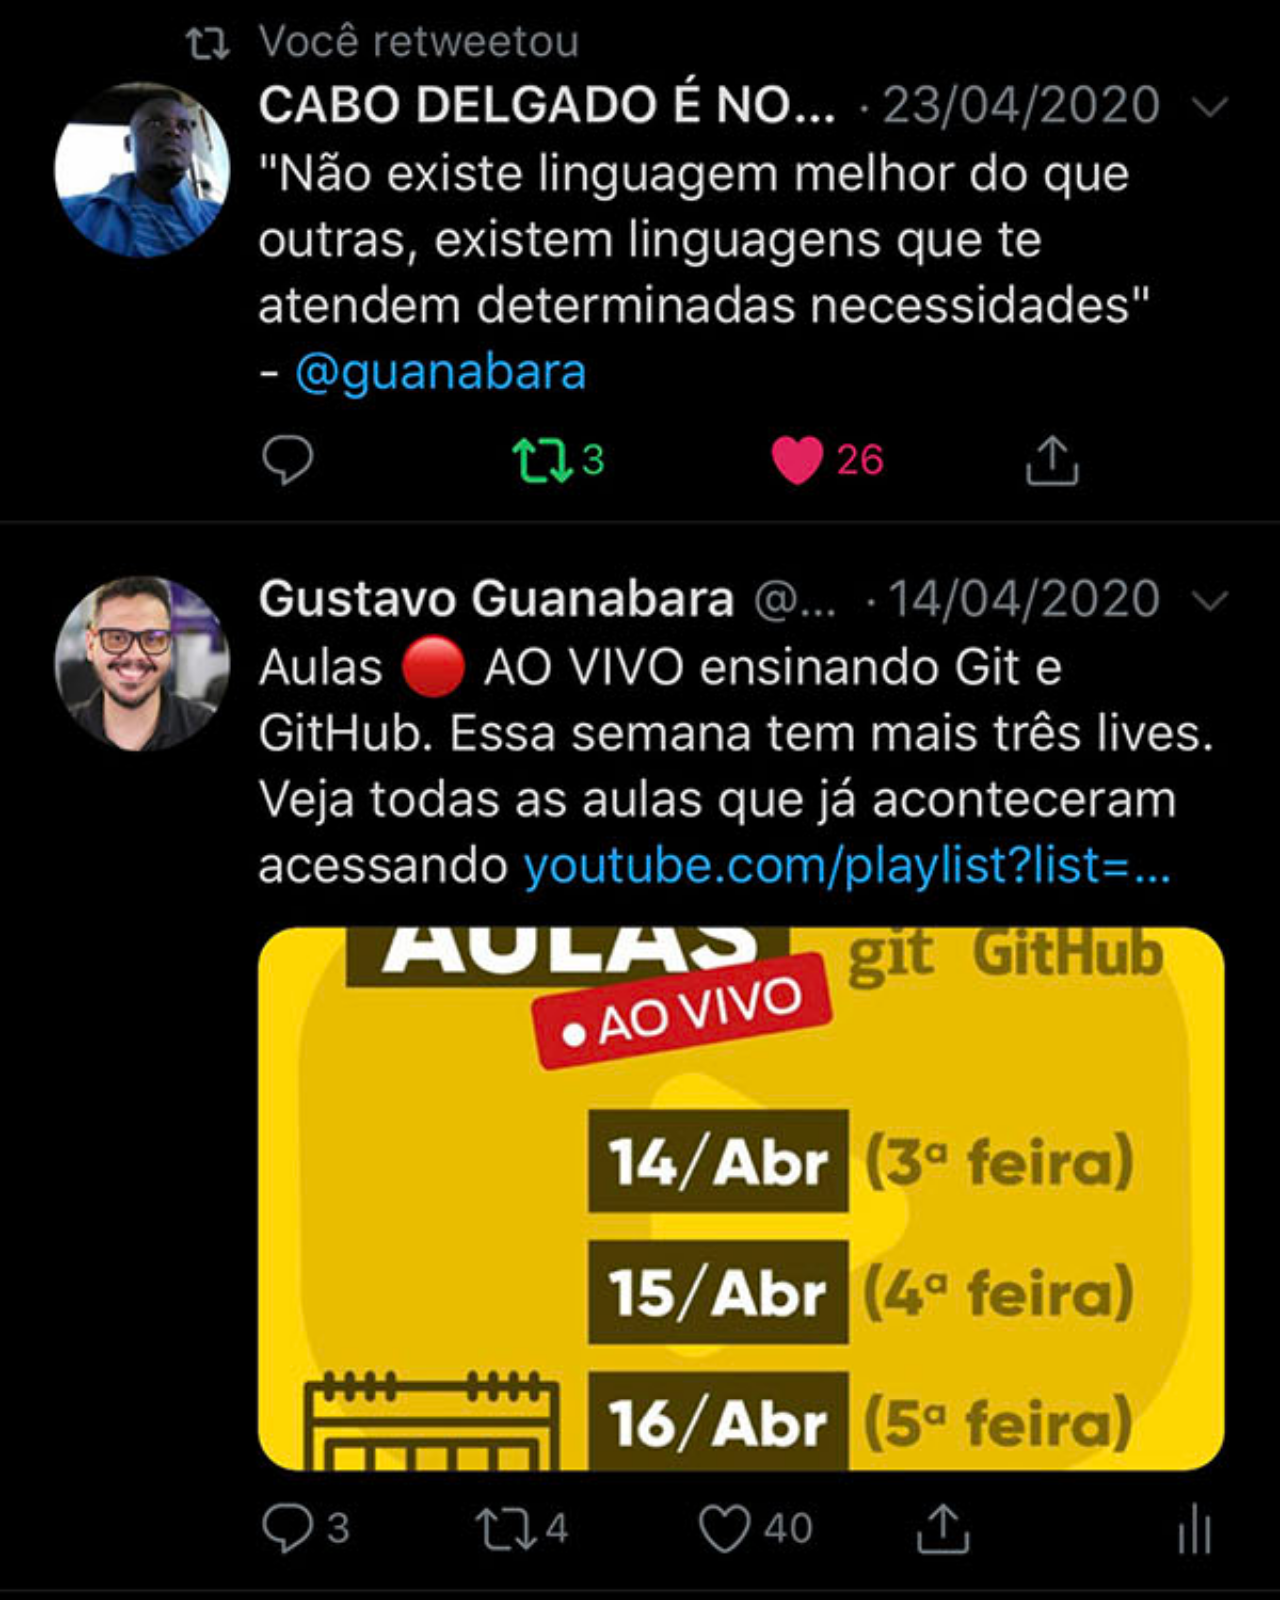
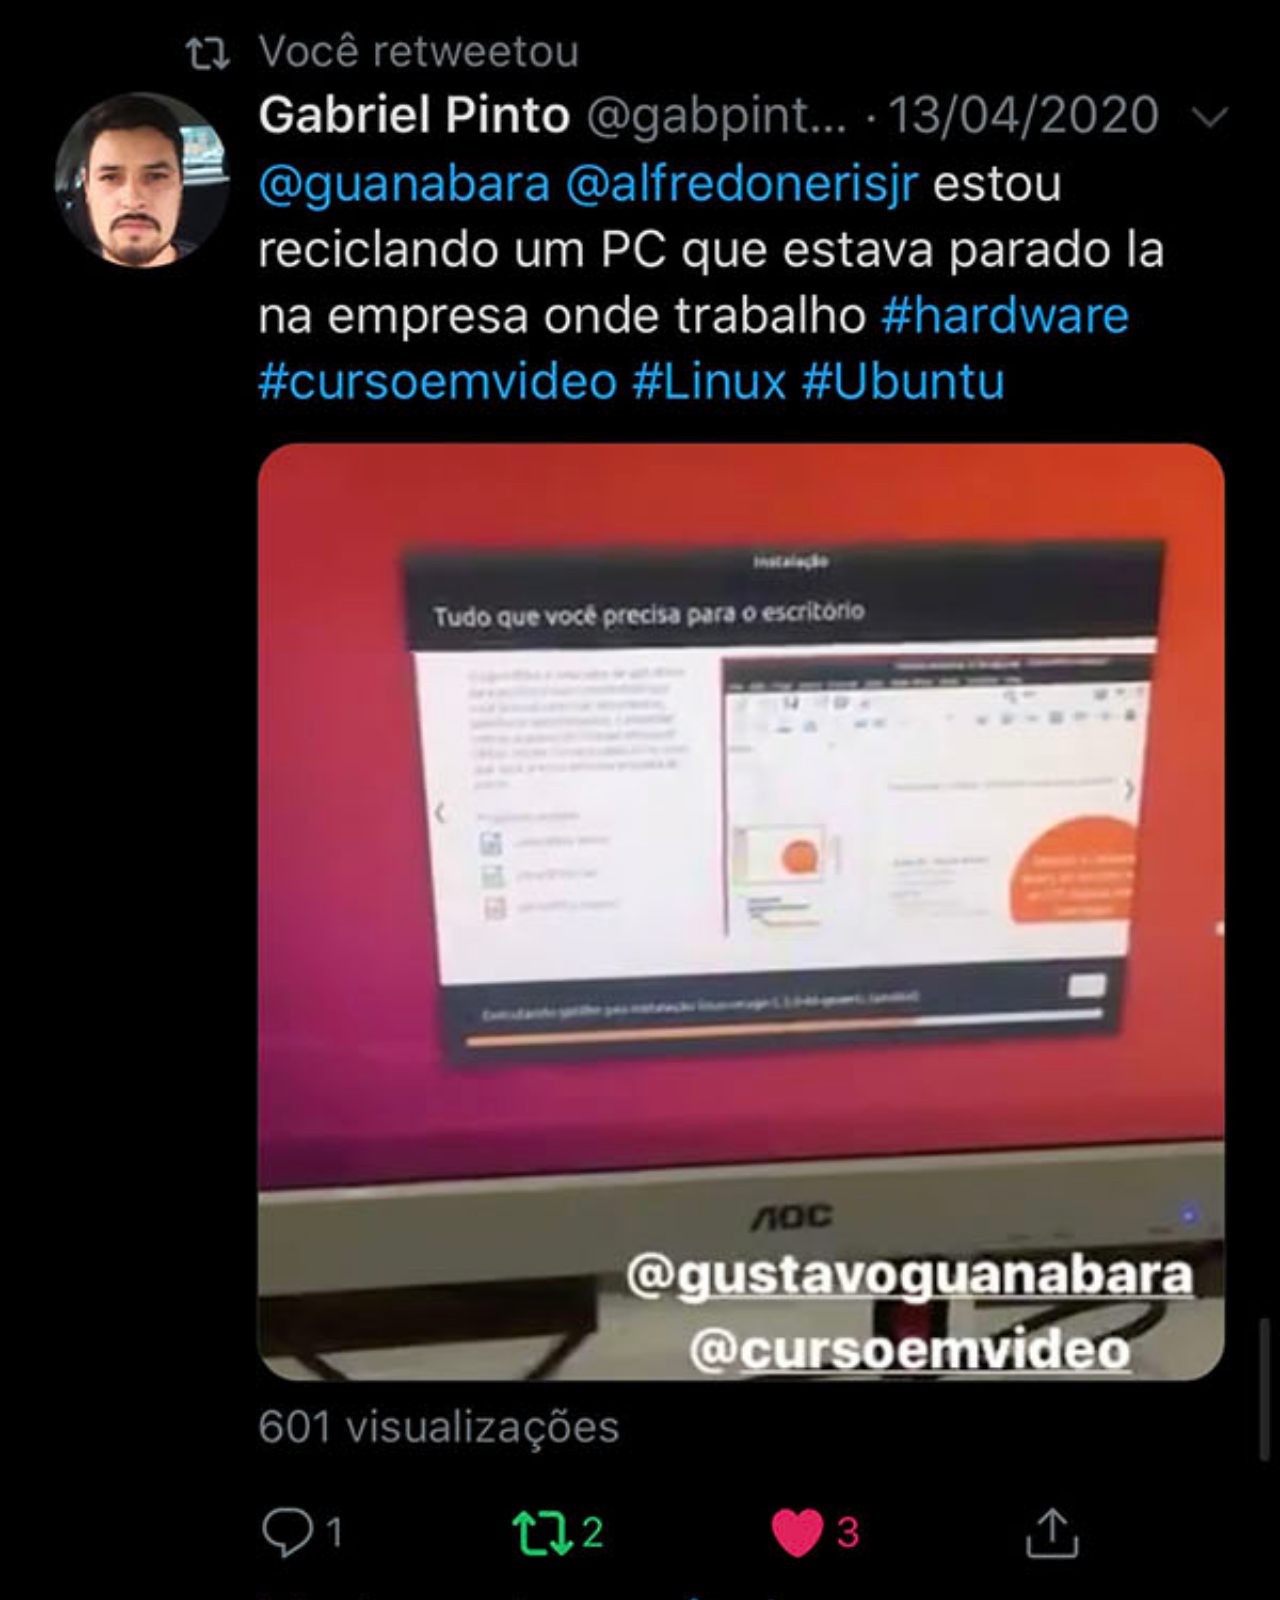
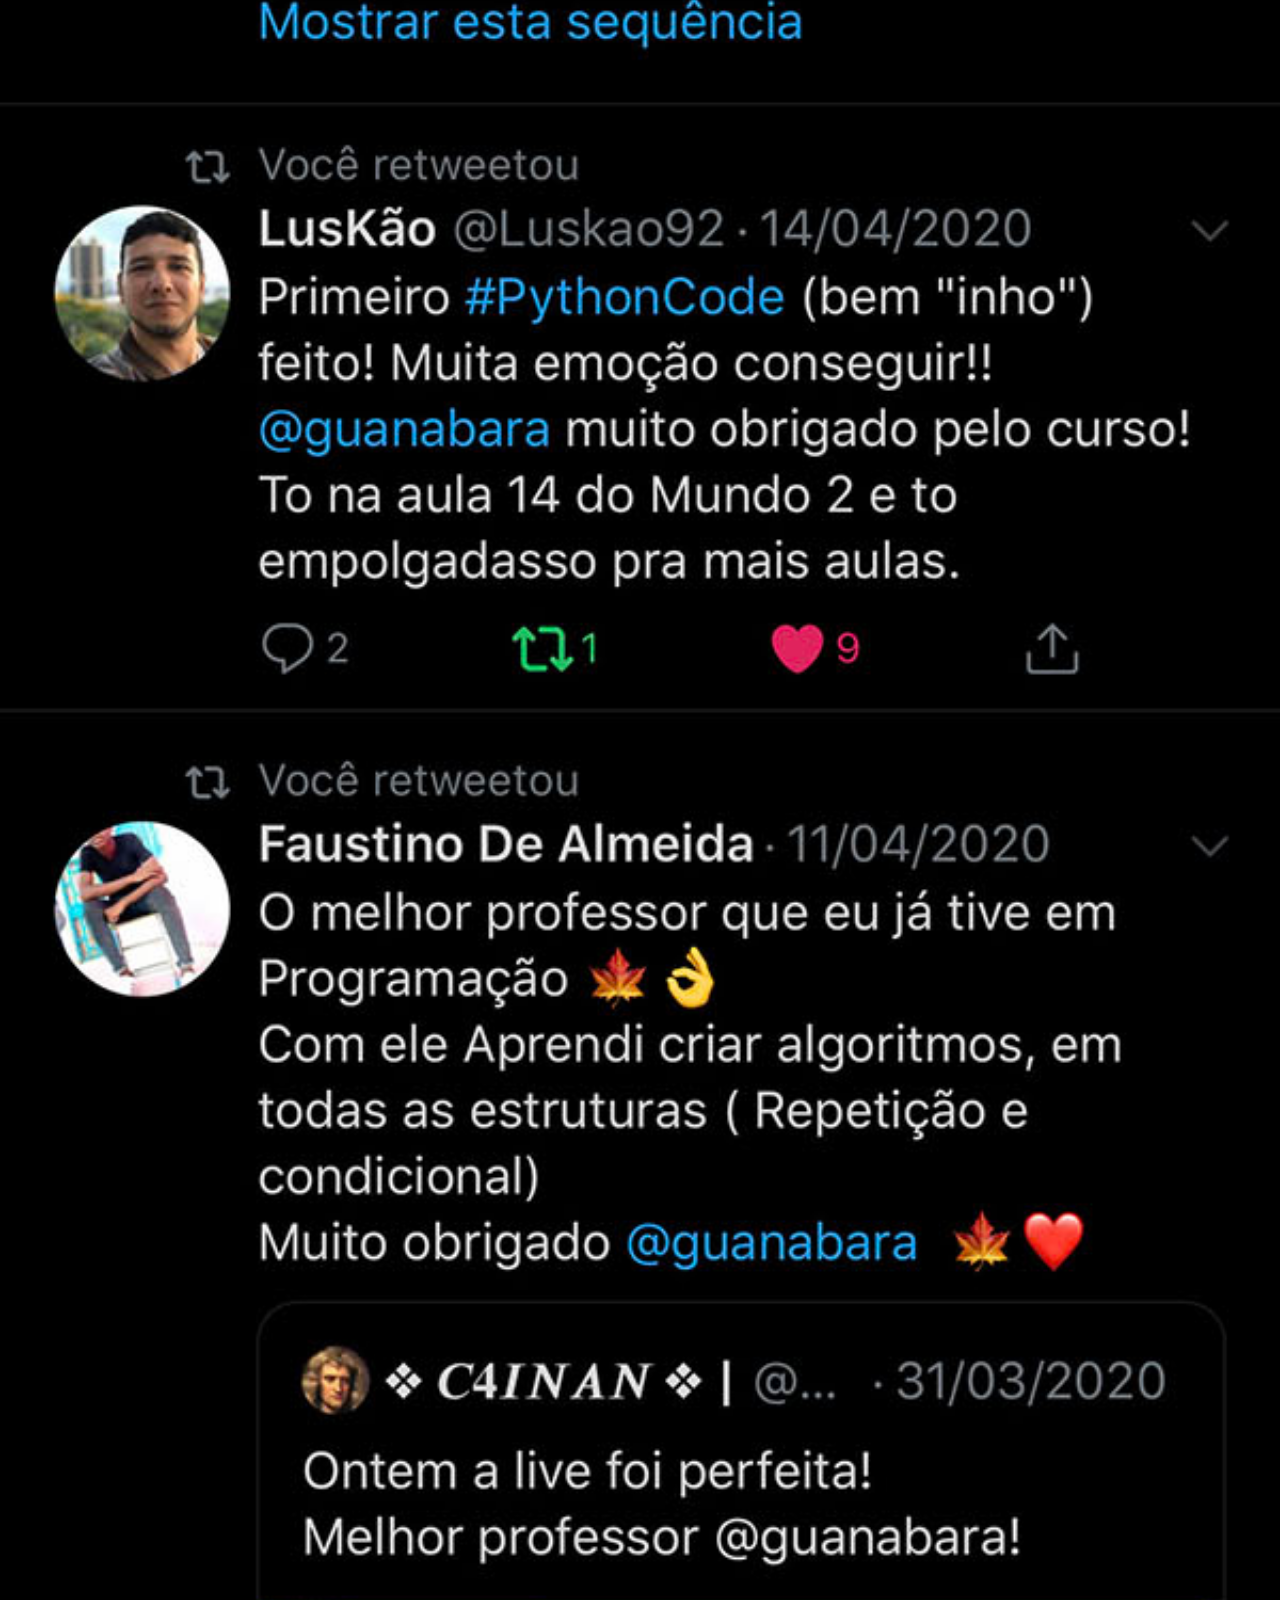
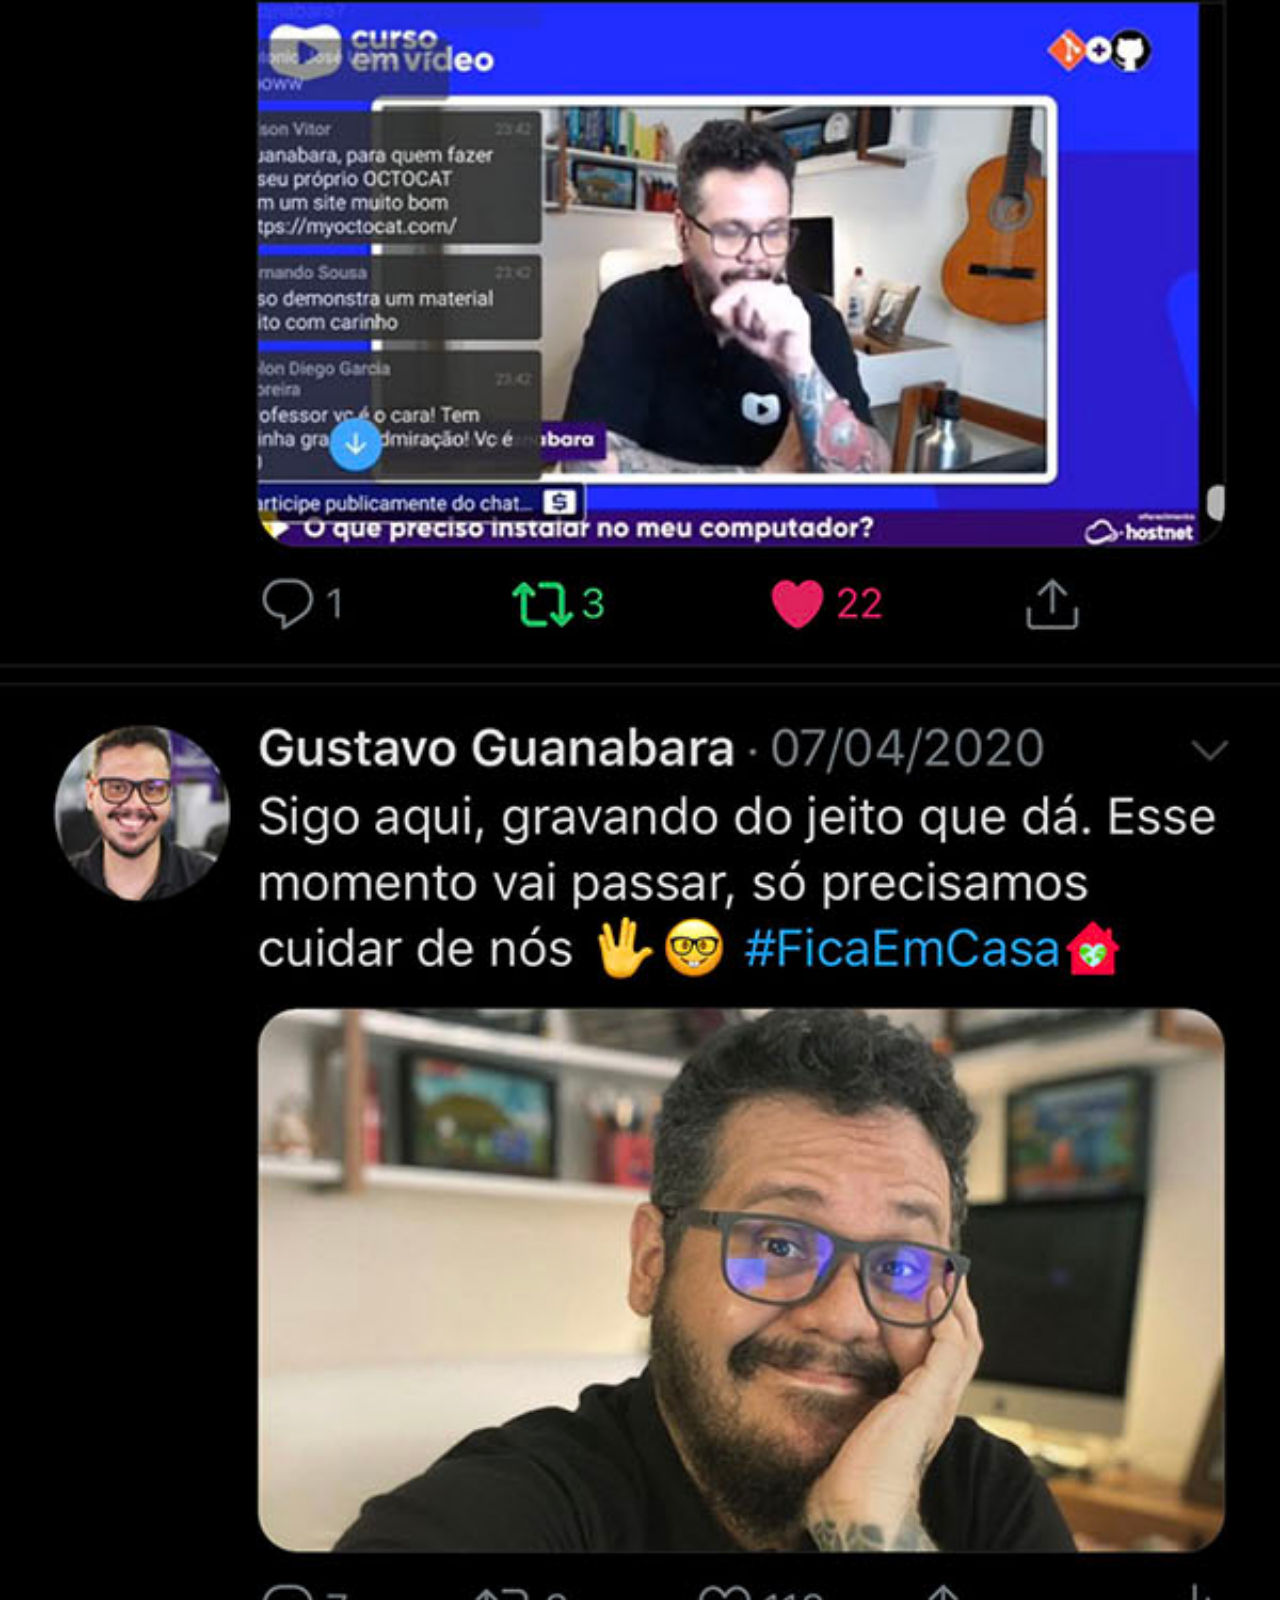
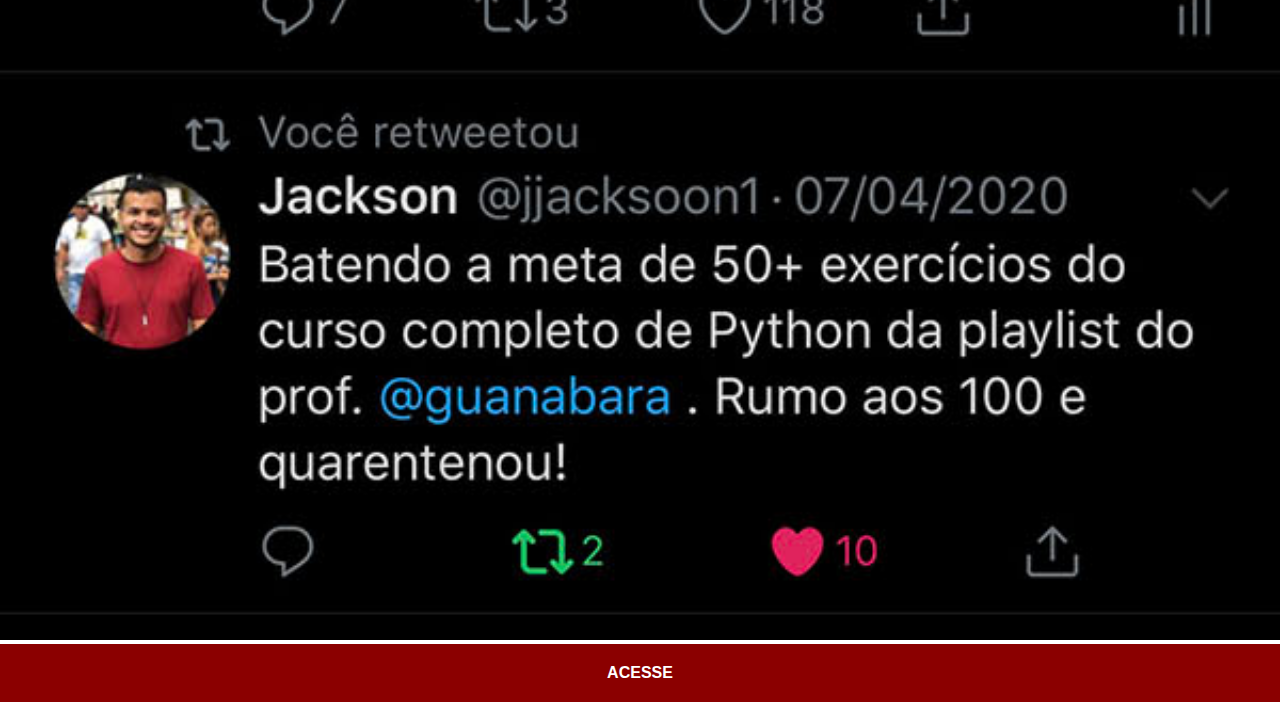
<file: x.html>
<!DOCTYPE html>
<html lang="pt-BR">
<head>
    <meta charset="UTF-8">
    <meta name="viewport" content="width=device-width, initial-scale=1.0">
    <title>X</title>
    <link rel="stylesheet" href="estilos/social.css">
</head>
<body>
    <img src="imagens/tela-twitter.jpg" alt="x">
    <a href="https://x.com/Jgabriel1250">ACESSE</a>
</body>
</html>
</file>
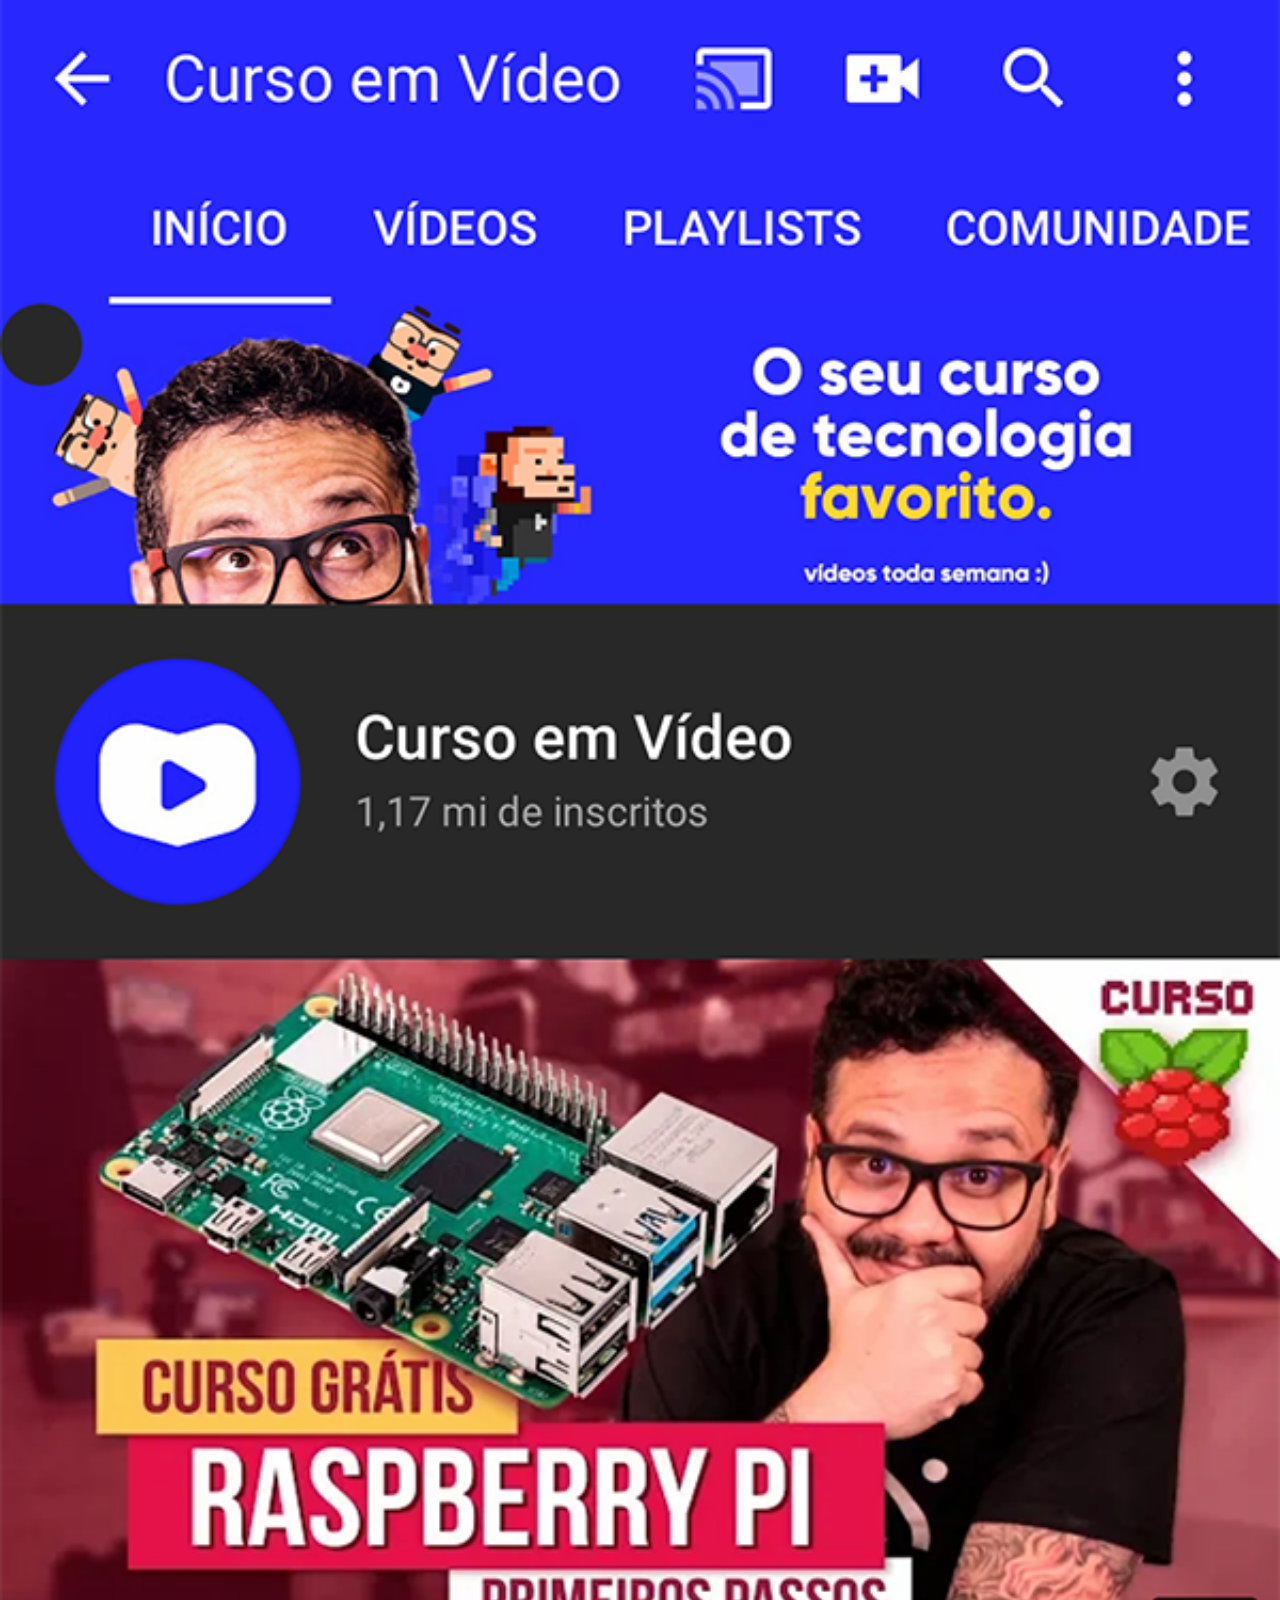
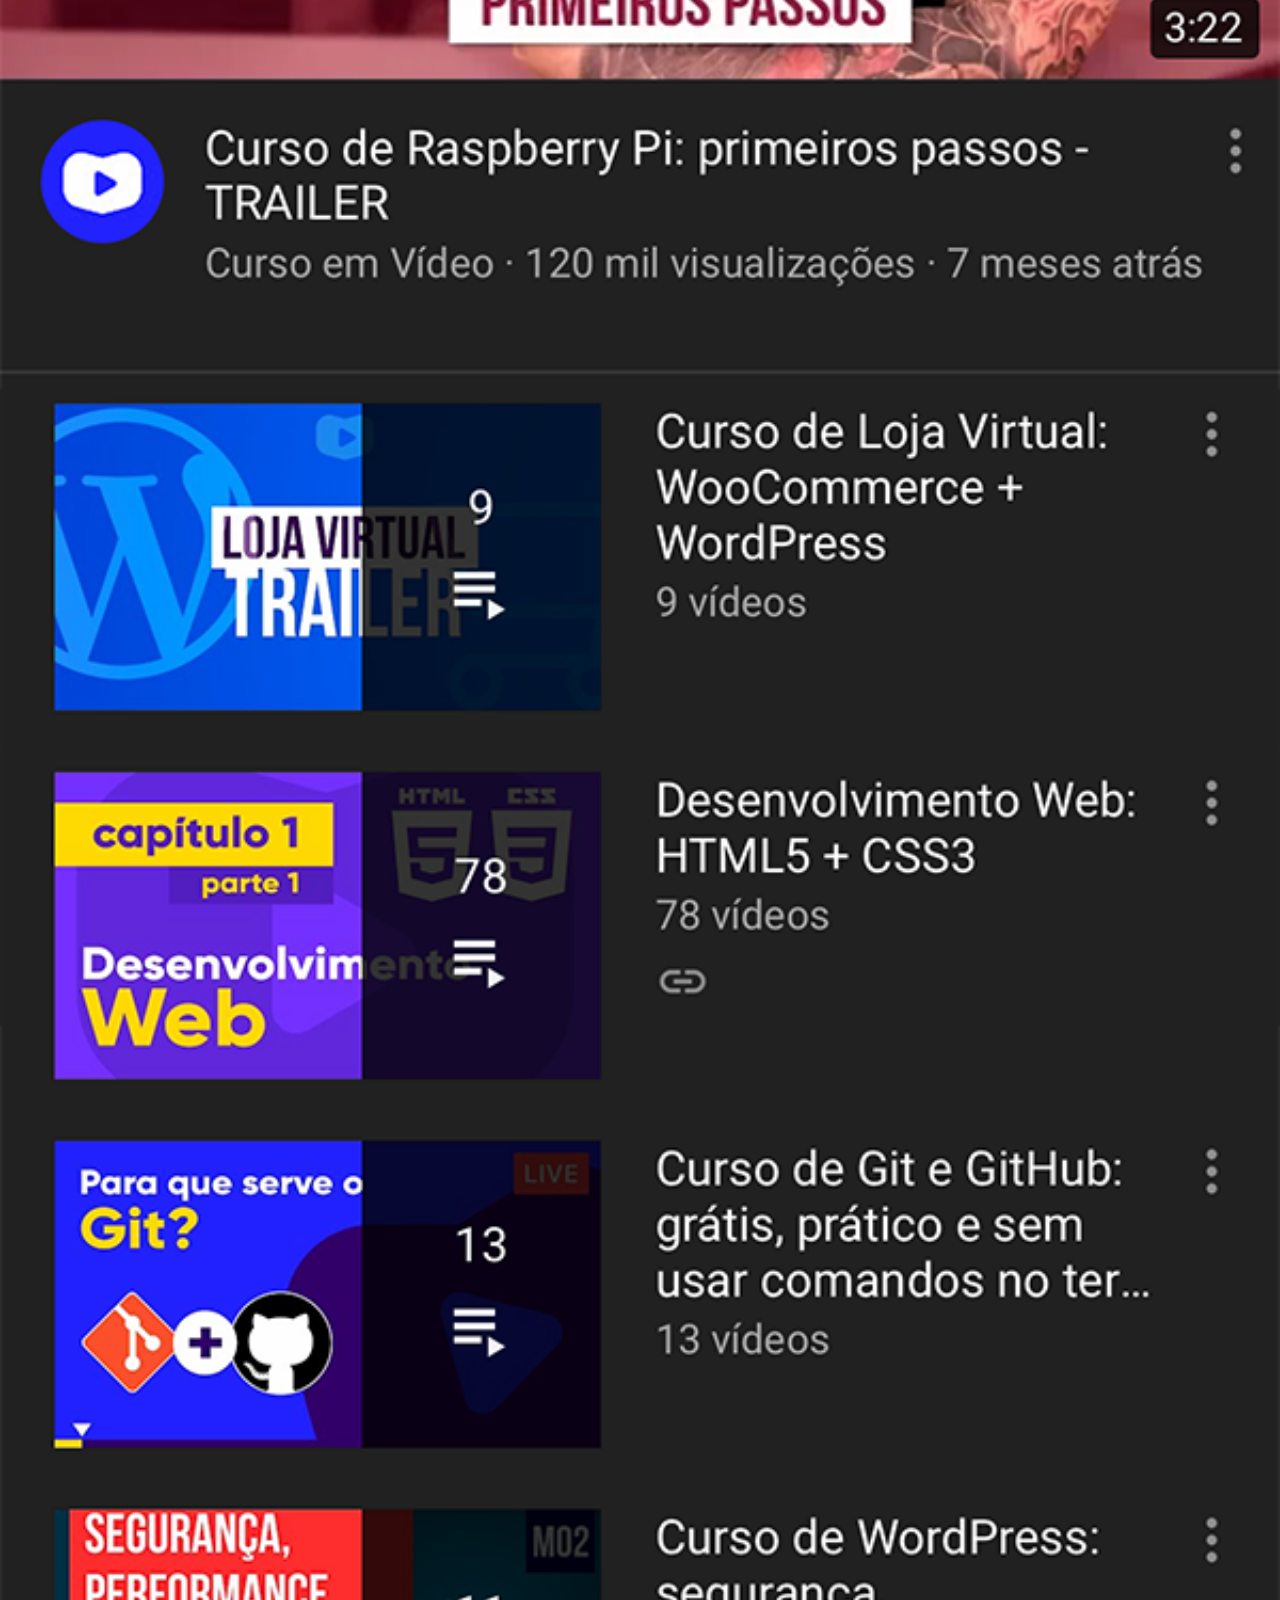
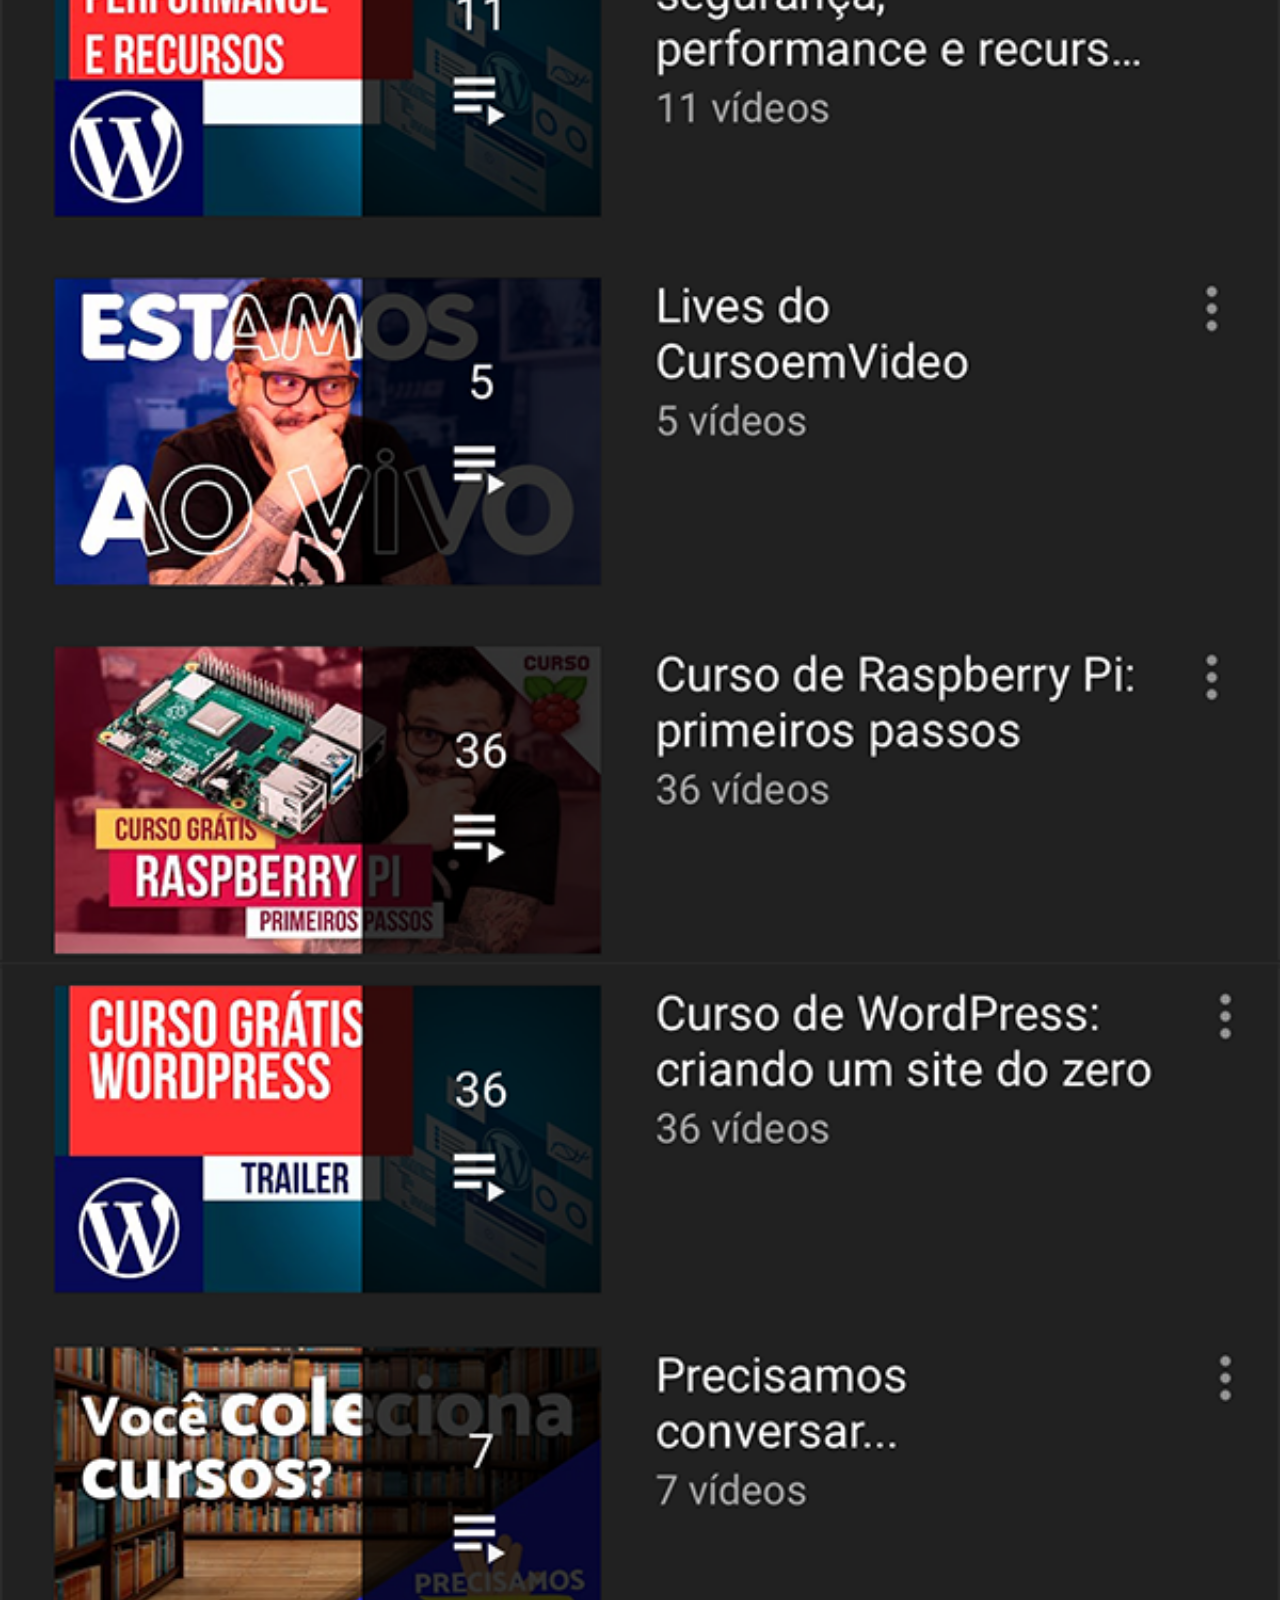
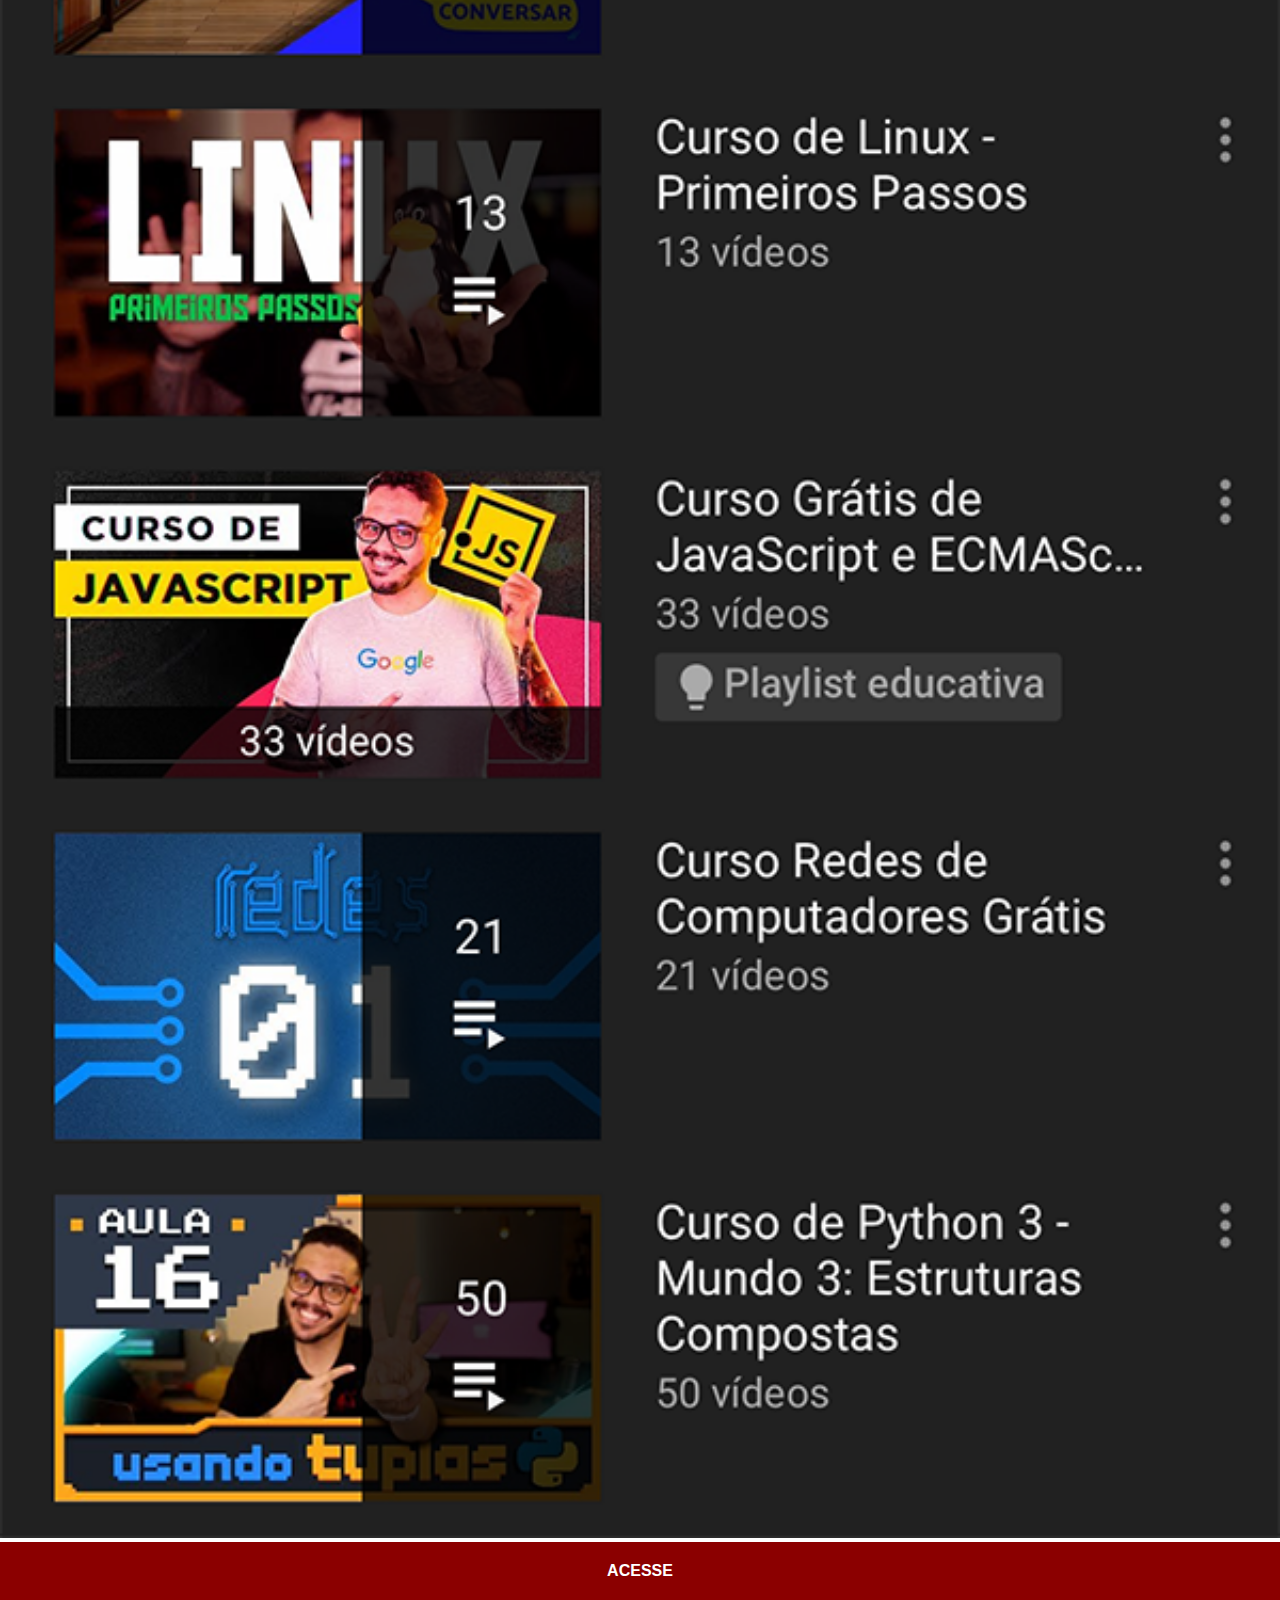
<file: youtube.html>
<!DOCTYPE html>
<html lang="pt-BR">
<head>
    <meta charset="UTF-8">
    <meta name="viewport" content="width=device-width, initial-scale=1.0">
    <title>Youtube</title>
    <link rel="stylesheet" href="estilos/social.css">
</head>
<body>
    <img src="imagens/tela-youtube.png" alt="youtube">
    <a href="https://www.youtube.com/user/cursoemvideo/playlists" target="_blank">ACESSE</a>
</body>
</html>
</file>
<file: estilos/social.css>
@charset "UTF-8";

* {
    margin: 0px;
    padding: 0px;
    font-family: Arial, Helvetica, sans-serif;
}

::-webkit-scrollbar {
    width: 0px;
    height: 0px;
}

img {
    width: 100%;
}

a {
    display: block;
    background-color: darkred;
    color: white;
    padding: 20px;
    text-align: center;
    font-weight: bolder;
    text-decoration: none;
}
</file>
